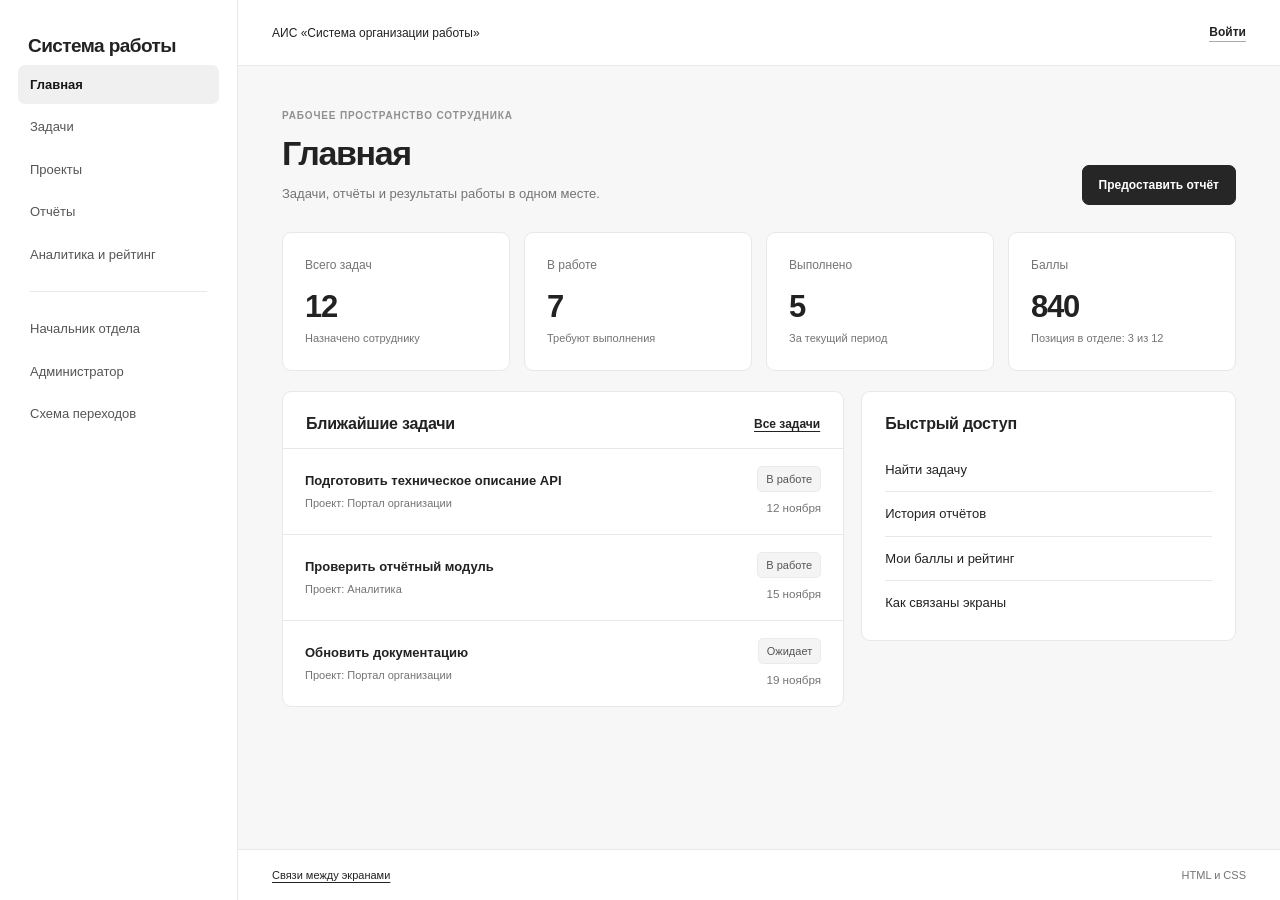
<file: Lab5/index.html>
<!DOCTYPE html>
<html lang="ru">
  <head>
    <meta charset="UTF-8">
    <meta name="viewport" content="width=device-width, initial-scale=1.0">
    <meta name="description" content="Статический SPA-прототип АИС «Система организации работы»">
    <title>Система организации работы</title>
    <link rel="stylesheet" href="styles.css">
  </head>
  <body>
    <a class="skip-link" href="#main">Перейти к содержимому</a>
    <div class="app">
      <aside class="sidebar" aria-label="Навигация">
        <a class="logo" href="#home">Система работы</a>
        <nav class="menu" aria-label="Основное меню">
          <a href="#home">Главная</a>
          <a href="#tasks">Задачи</a>
          <a href="#projects">Проекты</a>
          <a href="#reports">Отчёты</a>
          <a href="#analytics">Аналитика и рейтинг</a>
          <span class="menu-divider" aria-hidden="true"></span>
          <a href="#team">Начальник отдела</a>
          <a href="#users">Администратор</a>
          <a href="#flows">Схема переходов</a>
        </nav>
      </aside>
      <div class="workspace">
        <header class="topbar">
          <span>АИС «Система организации работы»</span>
          <div class="topbar-right">
            <a href="#login">Войти</a>
          </div>
        </header>
        <main class="content" id="main">
          <section class="screen screen-default" id="home" aria-labelledby="home-title">
            <div class="page-heading">
              <div>
                <p class="overline">Рабочее пространство сотрудника</p>
                <h1 id="home-title">Главная</h1>
                <p class="lead">Задачи, отчёты и результаты работы в одном месте.</p>
              </div>
              <a class="button button-primary" href="#report-create">Предоставить отчёт</a>
            </div>
            <div class="metrics" aria-label="Показатели работы">
              <article class="metric">
                <span>Всего задач</span>
                <strong>12</strong>
                <small>Назначено сотруднику</small>
              </article>
              <article class="metric">
                <span>В работе</span>
                <strong>7</strong>
                <small>Требуют выполнения</small>
              </article>
              <article class="metric">
                <span>Выполнено</span>
                <strong>5</strong>
                <small>За текущий период</small>
              </article>
              <article class="metric">
                <span>Баллы</span>
                <strong>840</strong>
                <small>Позиция в отделе: 3 из 12</small>
              </article>
            </div>
            <div class="columns">
              <section class="panel" aria-labelledby="home-tasks-title">
                <div class="panel-heading">
                  <h2 id="home-tasks-title">Ближайшие задачи</h2>
                  <a class="text-link" href="#tasks">Все задачи</a>
                </div>
                <div class="record">
                  <div>
                    <a class="record-title" href="#task-detail">Подготовить техническое описание API</a>
                    <p>Проект: Портал организации</p>
                  </div>
                  <div class="record-right">
                    <span class="tag">В работе</span>
                    <small>12 ноября</small>
                  </div>
                </div>
                <div class="record">
                  <div>
                    <a class="record-title" href="#task-detail">Проверить отчётный модуль</a>
                    <p>Проект: Аналитика</p>
                  </div>
                  <div class="record-right">
                    <span class="tag">В работе</span>
                    <small>15 ноября</small>
                  </div>
                </div>
                <div class="record">
                  <div>
                    <a class="record-title" href="#task-detail">Обновить документацию</a>
                    <p>Проект: Портал организации</p>
                  </div>
                  <div class="record-right">
                    <span class="tag">Ожидает</span>
                    <small>19 ноября</small>
                  </div>
                </div>
              </section>
              <aside class="panel" aria-labelledby="home-actions-title">
                <div class="panel-heading">
                  <h2 id="home-actions-title">Быстрый доступ</h2>
                </div>
                <div class="quick-links">
                  <a href="#tasks">Найти задачу</a>
                  <a href="#reports">История отчётов</a>
                  <a href="#analytics">Мои баллы и рейтинг</a>
                  <a href="#flows">Как связаны экраны</a>
                </div>
              </aside>
            </div>
          </section>
          <section class="screen" id="login" aria-labelledby="login-title">
            <div class="narrow">
              <p class="overline">Учётная запись</p>
              <h1 id="login-title">Вход в систему</h1>
              <form class="panel form-panel" action="#home" method="get">
                <div class="field">
                  <label for="login-email">Электронная почта</label>
                  <input
                    id="login-email"
                    type="email"
                    autocomplete="username"
                    placeholder="employee@example.org"
                    required
                  >
                </div>
                <div class="field">
                  <label for="login-password">Пароль</label>
                  <input id="login-password" type="password" autocomplete="current-password" required>
                </div>
                <div class="form-actions">
                  <button class="button button-primary" type="submit">Войти</button>
                  <a class="button button-secondary" href="#home">Отмена</a>
                </div>
              </form>
            </div>
          </section>
          <section class="screen" id="tasks" aria-labelledby="tasks-title">
            <div class="page-heading">
              <div>
                <p class="overline">Сотрудник / Исполнение задач</p>
                <h1 id="tasks-title">Задачи</h1>
                <p class="lead">Назначенные работы, сроки и текущие состояния.</p>
              </div>
              <a class="button button-primary" href="#task-create">Добавить задачу</a>
            </div>
            <form class="toolbar" action="#tasks-search" method="get" role="search">
              <label class="sr-only" for="task-query">Поиск задач</label>
              <input id="task-query" type="search" name="q" placeholder="Поиск по названию или номеру">
              <button class="button button-secondary" type="submit">Найти</button>
              <a class="button button-secondary" href="#tasks-active">Только в работе</a>
              <a class="button button-secondary" href="#tasks-sorted">Сортировать по сроку</a>
            </form>
            <section class="panel" aria-label="Список задач">
              <div class="list-head">
                <span>Задача и проект</span>
                <span>Статус</span>
                <span>Срок</span>
                <span>Действия</span>
              </div>
              <article class="list-row">
                <div>
                  <a class="record-title" href="#task-detail">#104 — Подготовить техническое описание API</a>
                  <p>Портал организации - И. Петров</p>
                </div>
                <span class="tag">В работе</span>
                <time datetime="2026-11-12">12.11.2026</time>
                <a class="text-link" href="#task-detail">Открыть</a>
              </article>
              <article class="list-row">
                <div>
                  <a class="record-title" href="#task-detail">#105 — Проверить отчётный модуль</a>
                  <p>Аналитика - И. Петров</p>
                </div>
                <span class="tag">В работе</span>
                <time datetime="2026-11-15">15.11.2026</time>
                <a class="text-link" href="#task-detail">Открыть</a>
              </article>
              <article class="list-row">
                <div>
                  <a class="record-title" href="#task-detail">#106 — Обновить документацию</a>
                  <p>Портал организации - И. Петров</p>
                </div>
                <span class="tag">Ожидает</span>
                <time datetime="2026-11-19">19.11.2026</time>
                <a class="text-link" href="#task-detail">Открыть</a>
              </article>
              <article class="list-row">
                <div>
                  <a class="record-title" href="#task-detail">#101 — Настроить окружение разработки</a>
                  <p>Внутренние сервисы - И. Петров</p>
                </div>
                <span class="tag">Готово</span>
                <time datetime="2026-11-03">03.11.2026</time>
                <a class="text-link" href="#task-detail">Открыть</a>
              </article>
            </section>
            <div class="pagination">
              <span>Страница 1 из 2</span>
              <a class="button button-secondary" href="#tasks-page-2">Следующая страница</a>
            </div>
          </section>
          <section class="screen" id="tasks-search" aria-labelledby="tasks-search-title">
            <div class="page-heading">
              <div>
                <p class="overline">Поиск задач / Пример состояния</p>
                <h1 id="tasks-search-title">Результаты поиска</h1>
              </div>
              <a class="button button-secondary" href="#tasks">К списку задач</a>
            </div>
            <section class="panel">
              <article class="record">
                <div>
                  <a class="record-title" href="#task-detail">#104 — Подготовить техническое описание API</a>
                  <p>Портал организации</p>
                </div>
                <a class="text-link" href="#task-detail">Открыть</a>
              </article>
            </section>
          </section>
          <section class="screen" id="tasks-active" aria-labelledby="tasks-active-title">
            <div class="page-heading">
              <div>
                <p class="overline">Задачи / Фильтр</p>
                <h1 id="tasks-active-title">В работе</h1>
                <p class="lead">Пример списка после применения фильтра.</p>
              </div>
              <a class="button button-secondary" href="#tasks">Сбросить фильтр</a>
            </div>
            <section class="panel">
              <article class="record">
                <div>
                  <a class="record-title" href="#task-detail">#104 — Подготовить техническое описание API</a>
                  <p>Срок: 12 ноября</p>
                </div>
                <span class="tag">В работе</span>
              </article>
              <article class="record">
                <div>
                  <a class="record-title" href="#task-detail">#105 — Проверить отчётный модуль</a>
                  <p>Срок: 15 ноября</p>
                </div>
                <span class="tag">В работе</span>
              </article>
            </section>
          </section>
          <section class="screen" id="tasks-sorted" aria-labelledby="tasks-sorted-title">
            <div class="page-heading">
              <div>
                <p class="overline">Задачи / Сортировка</p>
                <h1 id="tasks-sorted-title">По сроку выполнения</h1>
                <p class="lead">Пример упорядочивания от ближайшего срока к дальнему.</p>
              </div>
              <a class="button button-secondary" href="#tasks">Сбросить сортировку</a>
            </div>
            <section class="panel">
              <article class="record">
                <div>
                  <a class="record-title" href="#task-detail">#101 — Настроить окружение разработки</a>
                  <p>03.11.2026</p>
                </div>
                <span class="tag">Готово</span>
              </article>
              <article class="record">
                <div>
                  <a class="record-title" href="#task-detail">#104 — Подготовить техническое описание API</a>
                  <p>12.11.2026</p>
                </div>
                <span class="tag">В работе</span>
              </article>
              <article class="record">
                <div>
                  <a class="record-title" href="#task-detail">#105 — Проверить отчётный модуль</a>
                  <p>15.11.2026</p>
                </div>
                <span class="tag">В работе</span>
              </article>
            </section>
          </section>
          <section class="screen" id="tasks-page-2" aria-labelledby="tasks-page2-title">
            <div class="page-heading">
              <div>
                <p class="overline">Задачи / Страница 2</p>
                <h1 id="tasks-page2-title">Другие задачи</h1>
                <p class="lead">Вторая страница списка.</p>
              </div>
              <a class="button button-secondary" href="#tasks">Предыдущая страница</a>
            </div>
            <section class="panel">
              <article class="record">
                <div>
                  <a class="record-title" href="#task-detail">#107 — Подготовить тестовые сценарии</a>
                  <p>Проект: Портал организации</p>
                </div>
                <span class="tag">Ожидает</span>
              </article>
              <article class="record">
                <div>
                  <a class="record-title" href="#task-detail">#108 — Проверить права доступа</a>
                  <p>Проект: Внутренние сервисы</p>
                </div>
                <span class="tag">В работе</span>
              </article>
            </section>
            <div class="pagination">
              <span>Страница 2 из 2</span>
              <a class="button button-secondary" href="#tasks">Назад к первой</a>
            </div>
          </section>
          <section class="screen" id="task-detail" aria-labelledby="task-detail-title">
            <div class="page-heading">
              <div>
                <p class="overline"><a href="#tasks">Задачи</a> / Карточка задачи #104</p>
                <h1 id="task-detail-title">Техническое описание API</h1>
                <p class="lead">Текущие параметры и история выполнения.</p>
              </div>
              <div class="heading-actions">
                <a class="button button-secondary" href="#task-edit">Редактировать</a>
                <a class="button button-primary" href="#report-create">Предоставить отчёт</a>
              </div>
            </div>
            <section class="panel panel-pad" aria-labelledby="task-info-title">
              <h2 id="task-info-title">Основные сведения</h2>
              <dl class="details">
                <div>
                  <dt>Проект</dt>
                  <dd>Портал организации</dd>
                </div>
                <div>
                  <dt>Исполнитель</dt>
                  <dd>Иван Петров</dd>
                </div>
                <div>
                  <dt>Постановщик</dt>
                  <dd>Анна Смирнова</dd>
                </div>
                <div>
                  <dt>Состояние</dt>
                  <dd>В работе</dd>
                </div>
                <div>
                  <dt>Срок выполнения</dt>
                  <dd>12.11.2026</dd>
                </div>
                <div>
                  <dt>Плановый объём</dt>
                  <dd>Описание 8 методов API</dd>
                </div>
                <div>
                  <dt>Сложность</dt>
                  <dd>Средняя</dd>
                </div>
                <div>
                  <dt>Плановое время</dt>
                  <dd>16 часов</dd>
                </div>
                <div>
                  <dt>Фактическое время</dt>
                  <dd>9 часов</dd>
                </div>
              </dl>
            </section>
            <section class="panel panel-pad separate" aria-labelledby="history-title">
              <div class="panel-heading panel-heading-flat">
                <h2 id="history-title">История отчётов</h2>
                <a class="text-link" href="#report-create">Новый отчёт</a>
              </div>
              <article class="record">
                <div>
                  <strong>Отчёт от 04.11.2026</strong>
                  <p>Описаны базовые методы и структура ответов. 5 часов.</p>
                </div>
                <a class="text-link" href="#report-edit">Изменить</a>
              </article>
              <article class="record">
                <div>
                  <strong>Отчёт от 06.11.2026</strong>
                  <p>Добавлены примеры запросов. 4 часа.</p>
                </div>
                <a class="text-link" href="#report-edit">Изменить</a>
              </article>
            </section>
            <p class="inline-action"><a class="text-link" href="#task-delete">Удалить задачу</a></p>
          </section>
          <section class="screen" id="task-create" aria-labelledby="task-create-title">
            <div class="narrow-form">
              <p class="overline">Начальник отдела / Задачи</p>
              <h1 id="task-create-title">Новая задача</h1>
              <form class="panel form-panel" action="#task-saved" method="get">
                <div class="field">
                  <label for="new-task-name">Название задачи *</label>
                  <input
                    id="new-task-name"
                    name="title"
                    required
                    placeholder="Например, подготовить описание API"
                  >
                </div>
                <div class="field-grid">
                  <div class="field">
                    <label for="new-task-project">Проект *</label>
                    <select id="new-task-project" name="project" required>
                      <option value>Выберите проект</option>
                      <option>Портал организации</option>
                      <option>Аналитика</option>
                      <option>Внутренние сервисы</option>
                    </select>
                  </div>
                  <div class="field">
                    <label for="new-task-employee">Исполнитель *</label>
                    <select id="new-task-employee" name="employee" required>
                      <option value>Выберите сотрудника</option>
                      <option>Иван Петров</option>
                      <option>Мария Соколова</option>
                    </select>
                  </div>
                </div>
                <div class="field-grid">
                  <div class="field">
                    <label for="new-task-deadline">Срок *</label>
                    <input id="new-task-deadline" name="deadline" type="date" required>
                  </div>
                  <div class="field">
                    <label for="new-task-hours">Плановое время, ч *</label>
                    <input id="new-task-hours" name="hours" type="number" min="1" step="1" required>
                  </div>
                </div>
                <div class="field">
                  <label for="new-task-volume">Плановый объём *</label>
                  <textarea id="new-task-volume" name="volume" rows="3" required></textarea>
                </div>
                <div class="field">
                  <label for="new-task-complexity">Сложность</label>
                  <select id="new-task-complexity" name="complexity">
                    <option>Низкая</option>
                    <option selected>Средняя</option>
                    <option>Высокая</option>
                  </select>
                </div>
                <div class="form-actions">
                  <button class="button button-primary" type="submit">Добавить задачу</button>
                  <a class="button button-secondary" href="#tasks">Отмена</a>
                </div>
              </form>
            </div>
          </section>
          <section class="screen" id="task-edit" aria-labelledby="task-edit-title">
            <div class="narrow-form">
              <p class="overline"><a href="#task-detail">Задача #104</a> / Редактирование</p>
              <h1 id="task-edit-title">Изменить задачу</h1>
              <form class="panel form-panel" action="#task-saved" method="get">
                <div class="field">
                  <label for="edit-task-name">Название *</label>
                  <input id="edit-task-name" name="title" required value="Подготовить техническое описание API">
                </div>
                <div class="field-grid">
                  <div class="field">
                    <label for="edit-task-deadline">Срок *</label>
                    <input id="edit-task-deadline" name="deadline" type="date" value="2026-11-12" required>
                  </div>
                  <div class="field">
                    <label for="edit-task-hours">Плановое время, ч *</label>
                    <input id="edit-task-hours" name="hours" type="number" min="1" value="16" required>
                  </div>
                </div>
                <div class="field">
                  <label for="edit-task-volume">Плановый объём *</label>
                  <textarea id="edit-task-volume" name="volume" rows="3" required>Описание 8 методов API</textarea>
                </div>
                <div class="field">
                  <label for="edit-task-status">Состояние</label>
                  <select id="edit-task-status" name="status">
                    <option selected>В работе</option>
                    <option>Ожидает</option>
                    <option>Готово</option>
                  </select>
                </div>
                <div class="form-actions">
                  <button class="button button-primary" type="submit">Сохранить изменения</button>
                  <a class="button button-secondary" href="#task-detail">Отмена</a>
                </div>
              </form>
            </div>
          </section>
          <section class="screen" id="task-delete" aria-labelledby="task-delete-title">
            <div class="narrow">
              <p class="overline">Задачи / Подтверждение действия</p>
              <h1 id="task-delete-title">Удалить задачу?</h1>
              <div class="panel form-panel">
                <p>Задача <strong>#104 «Техническое описание API»</strong> будет удалена</p>
                <form action="#task-removed" method="get" class="form-actions">
                  <button class="button button-primary" type="submit">Подтвердить удаление</button>
                  <a class="button button-secondary" href="#task-detail">Отмена</a>
                </form>
              </div>
            </div>
          </section>
          <section class="screen" id="task-saved" aria-labelledby="task-saved-title">
            <div class="narrow">
              <p class="overline">Состояние формы</p>
              <h1 id="task-saved-title">Задача подготовлена</h1>
              <div class="panel form-panel">
                <a class="button button-primary" href="#tasks">Вернуться к задачам</a>
              </div>
            </div>
          </section>
          <section class="screen" id="task-removed" aria-labelledby="task-removed-title">
            <div class="narrow">
              <p class="overline">Состояние формы</p>
              <h1 id="task-removed-title">Удаление подтверждено</h1>
              <div class="panel form-panel">
                <a class="button button-primary" href="#tasks">К задачам</a>
              </div>
            </div>
          </section>
          <section class="screen" id="projects" aria-labelledby="projects-title">
            <div class="page-heading">
              <div>
                <p class="overline">Организация / Проекты</p>
                <h1 id="projects-title">Проекты</h1>
              </div>
              <a class="button button-secondary" href="#tasks">Смотреть задачи</a>
            </div>
            <section class="panel" aria-label="Список проектов">
              <article class="record">
                <div>
                  <strong>Портал организации</strong>
                  <p>Отдел разработки и отдел сопровождения</p>
                </div>
                <span class="tag">Активный</span>
              </article>
              <article class="record">
                <div>
                  <strong>Аналитика</strong>
                  <p>Отдел разработки, отдел анализа данных</p>
                </div>
                <span class="tag">Активный</span>
              </article>
              <article class="record">
                <div>
                  <strong>Внутренние сервисы</strong>
                  <p>Отдел инфраструктуры и отдел разработки</p>
                </div>
                <span class="tag">Планирование</span>
              </article>
            </section>
          </section>
          <section class="screen" id="reports" aria-labelledby="reports-title">
            <div class="page-heading">
              <div>
                <p class="overline">Сотрудник / Отчётность</p>
                <h1 id="reports-title">Мои отчёты</h1>
              </div>
              <a class="button button-primary" href="#report-create">Новый отчёт</a>
            </div>
            <section class="panel" aria-label="Список отчётов">
              <article class="record">
                <div>
                  <strong>Отчёт #25 — 06.11.2026</strong>
                  <p>Задача #104 - Примеры запросов - 4 часа</p>
                </div>
                <div class="record-right">
                  <span class="tag">Обработан</span>
                  <a class="text-link" href="#report-edit">Изменить</a>
                </div>
              </article>
              <article class="record">
                <div>
                  <strong>Отчёт #21 — 04.11.2026</strong>
                  <p>Задача #104 - Базовые методы - 5 часов</p>
                </div>
                <div class="record-right">
                  <span class="tag">Обработан</span>
                  <a class="text-link" href="#report-edit">Изменить</a>
                </div>
              </article>
              <article class="record">
                <div>
                  <strong>Отчёт #19 — 03.11.2026</strong>
                  <p>Задача #101 - Подготовлено окружение - 8 часов</p>
                </div>
                <div class="record-right">
                  <span class="tag">Оценён</span>
                  <a class="text-link" href="#report-edit">Изменить</a>
                </div>
              </article>
            </section>
            <div class="pagination">
              <span>Страница 1 из 2</span>
              <a class="button button-secondary" href="#reports-page-2">Следующая страница</a>
            </div>
            <p class="hint">Сотрудник может редактировать только собственные отчёты.</p>
          </section>
          <section class="screen" id="reports-page-2" aria-labelledby="reports-p2-title">
            <div class="page-heading">
              <div>
                <p class="overline">Отчёты / Страница 2</p>
                <h1 id="reports-p2-title">Предыдущие отчёты</h1>
                <p class="lead">Дополнительные записи отчётности.</p>
              </div>
              <a class="button button-secondary" href="#reports">Первая страница</a>
            </div>
            <section class="panel">
              <article class="record">
                <div>
                  <strong>Отчёт #12 — 28.10.2026</strong>
                  <p>Задача #97 - Тестирование формы авторизации - 6 часов</p>
                </div>
                <span class="tag">Оценён</span>
              </article>
            </section>
          </section>
          <section class="screen" id="report-create" aria-labelledby="report-create-title">
            <div class="narrow-form">
              <p class="overline"><a href="#reports">Отчёты</a> / Добавление</p>
              <h1 id="report-create-title">Предоставить отчёт</h1>
              <p class="lead">Укажите выполненный объём и фактически затраченное время.</p>
              <form class="panel form-panel" action="#report-saved" method="get">
                <div class="field">
                  <label for="report-task">Задача *</label>
                  <select id="report-task" name="task" required>
                    <option value>Выберите задачу</option>
                    <option selected value="104">#104 — Техническое описание API</option>
                    <option value="105">#105 — Проверить отчётный модуль</option>
                  </select>
                </div>
                <div class="field">
                  <label for="report-result">Что выполнено *</label>
                  <textarea
                    id="report-result"
                    name="result"
                    rows="5"
                    placeholder="Кратко опишите результат работы"
                    required
                  ></textarea>
                </div>
                <div class="field-grid">
                  <div class="field">
                    <label for="report-hours">Фактическое время, ч *</label>
                    <input
                      id="report-hours"
                      type="number"
                      name="hours"
                      min="0.5"
                      step="0.5"
                      required
                      placeholder="Например, 4.5"
                    >
                  </div>
                  <div class="field">
                    <label for="report-date">Дата отчёта *</label>
                    <input id="report-date" type="date" name="date" required value="2026-11-06">
                  </div>
                </div>
                <div class="field">
                  <label for="report-overtime">Внеурочная работа, ч</label>
                  <input id="report-overtime" type="number" name="overtime" min="0" step="0.5" value="0">
                </div>
                <div class="mini-panel">
                  <strong>Ранее отправлено по задаче #104</strong>
                  <p>04.11 — 5 часов. 06.11 — 4 часа.</p>
                </div>
                <div class="form-actions">
                  <button class="button button-primary" type="submit">Отправить отчёт</button>
                  <a class="button button-secondary" href="#reports">Отмена</a>
                </div>
              </form>
            </div>
          </section>
          <section class="screen" id="report-edit" aria-labelledby="report-edit-title">
            <div class="narrow-form">
              <p class="overline"><a href="#reports">Отчёты</a> / Редактирование #25</p>
              <h1 id="report-edit-title">Изменить отчёт</h1>
              <p class="lead">Редактирование доступно автору отчёта.</p>
              <form class="panel form-panel" action="#report-saved" method="get">
                <div class="field">
                  <label for="report-edit-result">Что выполнено *</label>
                  <textarea id="report-edit-result" name="result" rows="5" required>Добавлены примеры запросов и описаны коды ошибок.</textarea>
                </div>
                <div class="field">
                  <label for="report-edit-hours">Фактическое время, ч *</label>
                  <input
                    id="report-edit-hours"
                    type="number"
                    name="hours"
                    min="0.5"
                    step="0.5"
                    value="4"
                    required
                  >
                </div>
                <div class="form-actions">
                  <button type="submit" class="button button-primary">Сохранить изменения</button>
                  <a class="button button-secondary" href="#reports">Отмена</a>
                </div>
                <p class="hint"><a class="text-link" href="#report-delete">Удалить этот отчёт</a></p>
              </form>
            </div>
          </section>
          <section class="screen" id="report-delete" aria-labelledby="report-delete-title">
            <div class="narrow">
              <p class="overline">Отчёты / Подтверждение действия</p>
              <h1 id="report-delete-title">Удалить отчёт?</h1>
              <div class="panel form-panel">
                <p>Отчёт #25 по задаче #104 будет удалён. Показан только прототип подтверждения.</p>
                <form action="#report-removed" method="get" class="form-actions">
                  <button class="button button-primary" type="submit">Подтвердить удаление</button>
                  <a class="button button-secondary" href="#report-edit">Отмена</a>
                </form>
              </div>
            </div>
          </section>
          <section class="screen" id="report-saved" aria-labelledby="report-saved-title">
            <div class="narrow">
              <p class="overline">Отчётность / Результат</p>
              <h1 id="report-saved-title">Отчёт принят</h1>
              <div class="panel form-panel">
                <p>
                  Так будет выглядеть подтверждение успешной отправки. В реальном приложении следующим шагом выполняется автоматический расчёт баллов.
                </p>
                <div class="form-actions">
                  <a class="button button-primary" href="#reports">К моим отчётам</a>
                  <a class="button button-secondary" href="#error">Пример ошибки расчёта</a>
                </div>
              </div>
            </div>
          </section>
          <section class="screen" id="report-removed" aria-labelledby="report-removed-title">
            <div class="narrow">
              <p class="overline">Отчёты / Результат</p>
              <h1 id="report-removed-title">Удаление подтверждено</h1>
              <div class="panel form-panel">
                <a class="button button-primary" href="#reports">К отчётам</a>
              </div>
            </div>
          </section>
          <section class="screen" id="analytics" aria-labelledby="analytics-title">
            <div class="page-heading">
              <div>
                <p class="overline">Сотрудник и руководство / Показатели</p>
                <h1 id="analytics-title">Аналитика и рейтинг</h1>
                <p class="lead">Сводные сведения о работе за выбранный период.</p>
              </div>
            </div>
            <form class="toolbar" action="#analytics" method="get">
              <label for="period">Период</label>
              <select id="period" name="period">
                <option>Ноябрь 2026</option>
                <option>Октябрь 2026</option>
                <option>Текущий квартал</option>
              </select>
              <button class="button button-secondary" type="submit">Показать</button>
            </form>
            <div class="metrics metrics-three">
              <article class="metric">
                <span>Отработано часов</span>
                <strong>96</strong>
                <small>План: 104 часа</small>
              </article>
              <article class="metric">
                <span>Завершено задач</span>
                <strong>5</strong>
                <small>За выбранный период</small>
              </article>
              <article class="metric">
                <span>Начислено баллов</span>
                <strong>840</strong>
                <small>Расчёт по критериям АИС</small>
              </article>
            </div>
            <div class="columns">
              <section class="panel panel-pad">
                <h2>План и факт</h2>
                <div class="progress-row">
                  <div>
                    <span>Затраченное время</span>
                    <strong>96 / 104 ч</strong>
                  </div>
                  <div class="track">
                    <span style="width:92%"></span>
                  </div>
                </div>
                <div class="progress-row">
                  <div>
                    <span>Завершённые задачи</span>
                    <strong>5 / 12</strong>
                  </div>
                  <div class="track">
                    <span style="width:42%"></span>
                  </div>
                </div>
                <p class="hint">Показатели надбавок и сверхурочных часов рассчитываются системой на основании отчётов.</p>
              </section>
              <section class="panel panel-pad">
                <h2>Место в рейтинге отдела</h2>
                <div class="rank">
                  <strong>3</strong>
                  <span>из 12 сотрудников</span>
                </div>
                <div class="record compact">
                  <span>Место 1 — сотрудник отдела</span>
                  <strong>970</strong>
                </div>
                <div class="record compact">
                  <span>Место 2 — сотрудник отдела</span>
                  <strong>900</strong>
                </div>
                <div class="record compact">
                  <strong>Место 3 — вы</strong>
                  <strong>840</strong>
                </div>
              </section>
            </div>
          </section>
          <section class="screen" id="team" aria-labelledby="team-title">
            <div class="page-heading">
              <div>
                <p class="overline">Начальник отдела / Управление</p>
                <h1 id="team-title">Мой отдел</h1>
                <p class="lead">Постановка задач и оценка отчётов сотрудников.</p>
              </div>
              <a class="button button-primary" href="#task-create">Назначить задачу</a>
            </div>
            <section class="panel" aria-labelledby="team-list-title">
              <div class="panel-heading">
                <h2 id="team-list-title">Сотрудники</h2>
              </div>
              <article class="record">
                <div>
                  <strong>Иван Петров</strong>
                  <p>Разработчик - 840 баллов</p>
                </div>
                <a class="text-link" href="#task-create">Назначить работу</a>
              </article>
              <article class="record">
                <div>
                  <strong>Мария Соколова</strong>
                  <p>Разработчик - 900 баллов</p>
                </div>
                <a class="text-link" href="#task-create">Назначить работу</a>
              </article>
            </section>
            <section class="panel panel-pad separate" aria-labelledby="team-review-title">
              <h2 id="team-review-title">Отчёты на проверку</h2>
              <article class="record">
                <div>
                  <strong>И. Петров — задача #104</strong>
                  <p>Отчёт от 06.11.2026 - 4 часа</p>
                </div>
                <a class="button button-secondary button-small" href="#evaluation">Оценить результат</a>
              </article>
            </section>
          </section>
          <section class="screen" id="evaluation" aria-labelledby="evaluation-title">
            <div class="narrow-form">
              <p class="overline"><a href="#team">Отдел</a> / Оценка результата</p>
              <h1 id="evaluation-title">Оценить отчёт</h1>
              <p class="lead">Отчёт #25. Исполнитель: Иван Петров. Задача #104.</p>
              <form class="panel form-panel" action="#evaluation-saved" method="get">
                <div class="field">
                  <label for="evaluation-rating">Оценка *</label>
                  <select id="evaluation-rating" name="rating" required>
                    <option value>Выберите оценку</option>
                    <option>5 — Отлично</option>
                    <option>4 — Хорошо</option>
                    <option>3 — Удовлетворительно</option>
                    <option>2 — Требует доработки</option>
                  </select>
                </div>
                <div class="field">
                  <label for="evaluation-comment">Комментарий</label>
                  <textarea id="evaluation-comment" rows="4" name="comment"></textarea>
                </div>
                <div class="form-actions">
                  <button class="button button-primary" type="submit">Сохранить оценку</button>
                  <a class="button button-secondary" href="#team">Отмена</a>
                </div>
              </form>
            </div>
          </section>
          <section class="screen" id="evaluation-saved" aria-labelledby="evaluation-saved-title">
            <div class="narrow">
              <p class="overline">Отдел / Результат</p>
              <h1 id="evaluation-saved-title">Оценка подготовлена</h1>
              <div class="panel form-panel">
                <a class="button button-primary" href="#team">Вернуться в отдел</a>
              </div>
            </div>
          </section>
          <section class="screen" id="users" aria-labelledby="users-title">
            <div class="page-heading">
              <div>
                <p class="overline">Администратор / Учётные записи</p>
                <h1 id="users-title">Пользователи</h1>
                <p class="lead">Регистрация сотрудников и управление организационными сведениями.</p>
              </div>
              <a class="button button-primary" href="#user-create">Добавить пользователя</a>
            </div>
            <section class="panel" aria-labelledby="user-list-title">
              <div class="panel-heading">
                <h2 id="user-list-title">Список пользователей</h2>
              </div>
              <div class="list-head user-list-head">
                <span>Сотрудник</span>
                <span>Роль</span>
                <span>Отдел</span>
                <span>Действия</span>
              </div>
              <article class="list-row">
                <div>
                  <strong>Иван Петров</strong>
                  <p>i.petrov@example.org</p>
                </div>
                <span>Сотрудник</span>
                <span>Разработка</span>
                <a class="text-link" href="#user-edit">Изменить</a>
              </article>
              <article class="list-row">
                <div>
                  <strong>Анна Смирнова</strong>
                  <p>a.smirnova@example.org</p>
                </div>
                <span>Начальник отдела</span>
                <span>Разработка</span>
                <a class="text-link" href="#user-edit">Изменить</a>
              </article>
              <article class="list-row">
                <div>
                  <strong>Мария Соколова</strong>
                  <p>m.sokolova@example.org</p>
                </div>
                <span>Сотрудник</span>
                <span>Разработка</span>
                <a class="text-link" href="#user-edit">Изменить</a>
              </article>
            </section>
            <div class="pagination">
              <span>Страница 1 из 2</span>
              <a class="button button-secondary" href="#users-page-2">Следующая страница</a>
            </div>
          </section>
          <section class="screen" id="users-page-2" aria-labelledby="users-page-title">
            <div class="page-heading">
              <div>
                <p class="overline">Администратор / Страница 2</p>
                <h1 id="users-page-title">Другие пользователи</h1>
              </div>
              <a class="button button-secondary" href="#users">Вернуться к списку</a>
            </div>
            <section class="panel">
              <article class="record">
                <div>
                  <strong>Сергей Орлов</strong>
                  <p>Руководитель организации - Управление</p>
                </div>
                <a class="text-link" href="#user-edit">Изменить</a>
              </article>
            </section>
          </section>
          <section class="screen" id="user-create" aria-labelledby="user-create-title">
            <div class="narrow-form">
              <p class="overline"><a href="#users">Администратор</a> / Регистрация</p>
              <h1 id="user-create-title">Добавить пользователя</h1>
              <form class="panel form-panel" action="#user-saved" method="get">
                <div class="field">
                  <label for="new-user-name">ФИО *</label>
                  <input id="new-user-name" name="name" required>
                </div>
                <div class="field">
                  <label for="new-user-email">Электронная почта *</label>
                  <input id="new-user-email" type="email" name="email" required>
                </div>
                <div class="field-grid">
                  <div class="field">
                    <label for="new-user-role">Роль *</label>
                    <select id="new-user-role" name="role" required>
                      <option>Сотрудник</option>
                      <option>Начальник отдела</option>
                      <option>Администратор</option>
                      <option>Руководитель организации</option>
                    </select>
                  </div>
                  <div class="field">
                    <label for="new-user-team">Отдел *</label>
                    <select id="new-user-team" name="team" required>
                      <option>Разработка</option>
                      <option>Анализ данных</option>
                      <option>Инфраструктура</option>
                    </select>
                  </div>
                </div>
                <div class="field">
                  <label for="new-user-position">Должность *</label>
                  <input id="new-user-position" name="position" required placeholder="Например, разработчик">
                </div>
                <div class="form-actions">
                  <button class="button button-primary" type="submit">Добавить пользователя</button>
                  <a class="button button-secondary" href="#users">Отмена</a>
                </div>
              </form>
            </div>
          </section>
          <section class="screen" id="user-edit" aria-labelledby="user-edit-title">
            <div class="narrow-form">
              <p class="overline"><a href="#users">Администратор</a> / Редактирование</p>
              <h1 id="user-edit-title">Изменить пользователя</h1>
              <p class="lead">Пример редактирования учётной записи.</p>
              <form class="panel form-panel" action="#user-saved" method="get">
                <div class="field">
                  <label for="edit-user-name">ФИО *</label>
                  <input id="edit-user-name" name="name" required value="Иван Петров">
                </div>
                <div class="field">
                  <label for="edit-user-email">Электронная почта *</label>
                  <input id="edit-user-email" type="email" name="email" required value="i.petrov@example.org">
                </div>
                <div class="field-grid">
                  <div class="field">
                    <label for="edit-user-role">Роль</label>
                    <select id="edit-user-role" name="role">
                      <option selected>Сотрудник</option>
                      <option>Начальник отдела</option>
                      <option>Администратор</option>
                    </select>
                  </div>
                  <div class="field">
                    <label for="edit-user-dept">Отдел</label>
                    <select id="edit-user-dept" name="department">
                      <option selected>Разработка</option>
                      <option>Анализ данных</option>
                    </select>
                  </div>
                </div>
                <div class="form-actions">
                  <button class="button button-primary" type="submit">Сохранить изменения</button>
                  <a class="button button-secondary" href="#users">Отмена</a>
                </div>
                <p class="hint"><a class="text-link" href="#user-delete">Удалить учётную запись</a></p>
              </form>
            </div>
          </section>
          <section class="screen" id="user-delete" aria-labelledby="user-delete-title">
            <div class="narrow">
              <p class="overline">Администратор / Подтверждение</p>
              <h1 id="user-delete-title">Удалить пользователя?</h1>
              <div class="panel form-panel">
                <p>Учётная запись <strong>Ивана Петрова</strong> будет удалена. Потребуется проверить связанные задачи, отчёты и права доступа.</p>
                <form action="#user-removed" method="get" class="form-actions">
                  <button class="button button-primary" type="submit">Подтвердить удаление</button>
                  <a class="button button-secondary" href="#user-edit">Отмена</a>
                </form>
              </div>
            </div>
          </section>
          <section class="screen" id="user-saved" aria-labelledby="user-saved-title">
            <div class="narrow">
              <p class="overline">Администратор / Результат</p>
              <h1 id="user-saved-title">Данные пользователя подготовлены</h1>
              <div class="panel form-panel">
                <a class="button button-primary" href="#users">К пользователям</a>
              </div>
            </div>
          </section>
          <section class="screen" id="user-removed" aria-labelledby="user-removed-title">
            <div class="narrow">
              <p class="overline">Администратор / Результат</p>
              <h1 id="user-removed-title">Удаление подтверждено</h1>
              <div class="panel form-panel">
                <a class="button button-primary" href="#users">К пользователям</a>
              </div>
            </div>
          </section>
          <section class="screen" id="error" aria-labelledby="error-title">
            <div class="narrow">
              <p class="overline">Состояние системы / Ошибка</p>
              <h1 id="error-title">Не удалось рассчитать баллы</h1>
              <div class="panel form-panel">
                <div class="form-actions">
                  <a class="button button-primary" href="#reports">Открыть отчёты</a>
                  <a class="button button-secondary" href="#home">На главную</a>
                </div>
              </div>
            </div>
          </section>
          <section class="screen" id="flows" aria-labelledby="flows-title">
            <div class="page-heading">
              <div>
                <p class="overline">Прототипирование / Навигация</p>
                <h1 id="flows-title">Схема переходов</h1>
                <p class="lead">Связи между формами отмечены ссылками. Каждая ссылка открывает соответствующий экран.</p>
              </div>
            </div>
            <div class="flow-list">
              <section class="panel panel-pad">
                <h2>1. Вход и главная</h2>
                <div class="flow-steps">
                  <a href="#login">Авторизация</a>
                  <span>→</span>
                  <a href="#home">Главная</a>
                  <span>→</span>
                  <a href="#tasks">Список задач</a>
                </div>
                <p class="hint">После входа сотрудник видит рабочее пространство и свои задачи.</p>
              </section>
              <section class="panel panel-pad">
                <h2>2. Просмотр и отчётность</h2>
                <div class="flow-steps">
                  <a href="#tasks">Поиск задач</a>
                  <span>→</span>
                  <a href="#task-detail">Карточка задачи</a>
                  <span>→</span>
                  <a href="#report-create">Новый отчёт</a>
                  <span>→</span>
                  <a href="#report-saved">Подтверждение</a>
                </div>
                <p class="hint">Если автоматическая обработка завершилась ошибкой: <a class="text-link" href="#error">открыть форму ошибки</a>.</p>
              </section>
              <section class="panel panel-pad">
                <h2>3. Действия начальника отдела</h2>
                <div class="flow-steps">
                  <a href="#team">Отдел</a>
                  <span>→</span>
                  <a href="#task-create">Назначить задачу</a>
                  <span>→</span>
                  <a href="#task-saved">Подтверждение</a>
                </div>
                <div class="flow-steps">
                  <a href="#team">Отдел</a>
                  <span>→</span>
                  <a href="#evaluation">Оценить отчёт</a>
                  <span>→</span>
                  <a href="#evaluation-saved">Подтверждение</a>
                </div>
              </section>
              <section class="panel panel-pad">
                <h2>4. Редактирование и удаление</h2>
                <div class="flow-steps">
                  <a href="#task-detail">Задача</a>
                  <span>→</span>
                  <a href="#task-edit">Редактировать</a>
                  <span>→</span>
                  <a href="#task-saved">Подтверждение</a>
                </div>
                <div class="flow-steps">
                  <a href="#task-detail">Задача</a>
                  <span>→</span>
                  <a href="#task-delete">Удалить</a>
                  <span>→</span>
                  <a href="#task-removed">Подтверждение</a>
                </div>
                <div class="flow-steps">
                  <a href="#reports">Отчёты</a>
                  <span>→</span>
                  <a href="#report-edit">Редактировать</a>
                  <span>→</span>
                  <a href="#report-delete">Удалить</a>
                </div>
              </section>
              <section class="panel panel-pad">
                <h2>5. Администрирование</h2>
                <div class="flow-steps">
                  <a href="#users">Пользователи</a>
                  <span>→</span>
                  <a href="#user-create">Добавить</a>
                  <span>→</span>
                  <a href="#user-saved">Подтверждение</a>
                </div>
                <div class="flow-steps">
                  <a href="#users">Пользователи</a>
                  <span>→</span>
                  <a href="#user-edit">Редактировать</a>
                  <span>→</span>
                  <a href="#user-delete">Удалить</a>
                </div>
              </section>
            </div>
          </section>
        </main>
        <footer class="footer">
          <a href="#flows">Связи между экранами</a>
          <span>HTML и CSS</span>
        </footer>
      </div>
    </div>
  </body>
</html>
</file>
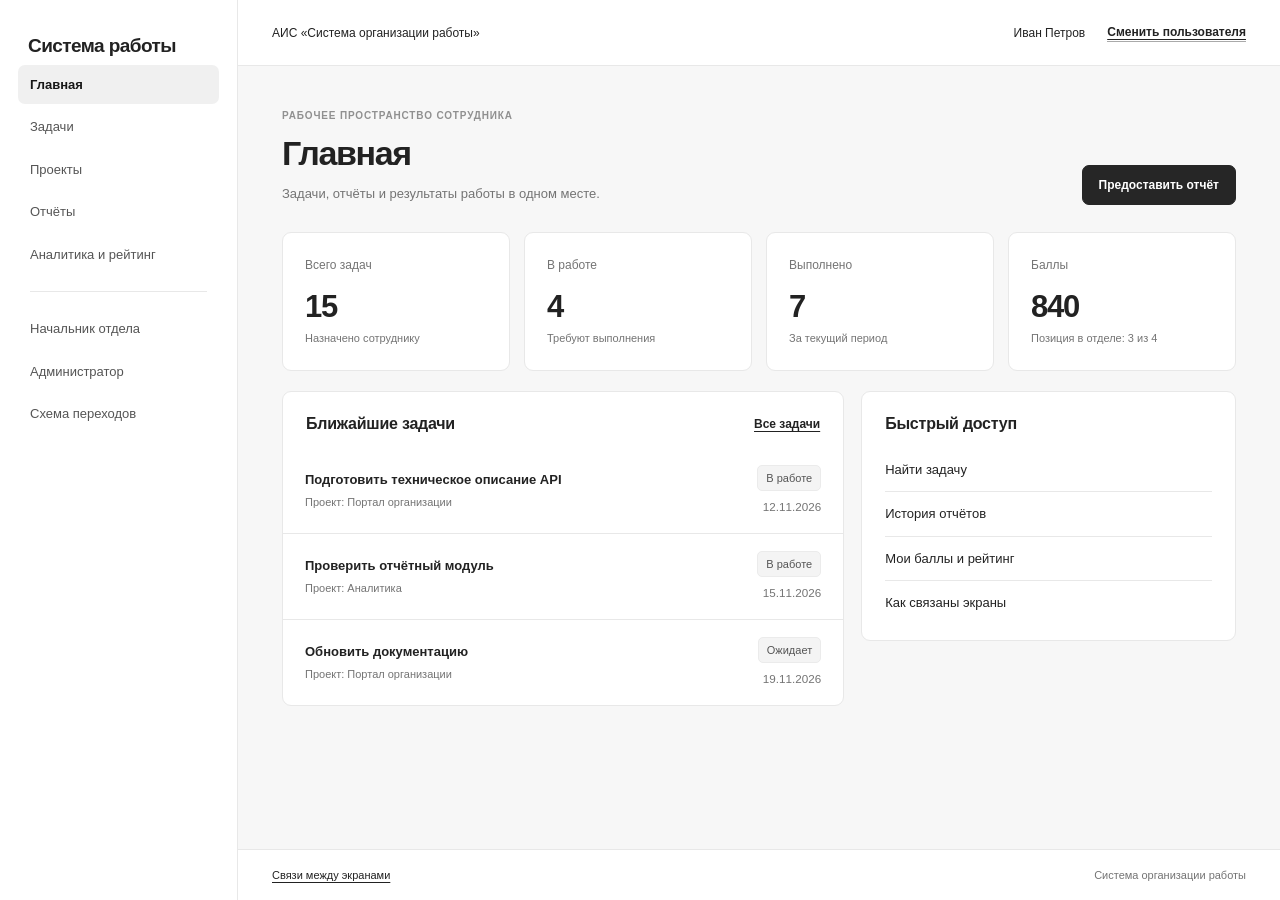
<file: Lab6/UI/index.html>
<!DOCTYPE html>
<html lang="ru">
 <head>
  <meta charset="utf-8"/>
  <meta content="width=device-width, initial-scale=1.0" name="viewport"/>
  <meta content="Задачи, проекты, отчёты и результаты работы" name="description"/>
  <title>
   Система организации работы
  </title>
  <link href="styles.css" rel="stylesheet"/>
  <script defer="" src="script.js">
  </script>
 </head>
 <body>
  <a class="skip-link" href="#main">
   Перейти к содержимому
  </a>
  <div class="app">
   <aside aria-label="Навигация" class="sidebar">
    <a class="logo" href="#home">
     Система работы
    </a>
    <nav aria-label="Основное меню" class="menu">
     <a href="#home">
      Главная
     </a>
     <a href="#tasks">
      Задачи
     </a>
     <a href="#projects">
      Проекты
     </a>
     <a href="#reports">
      Отчёты
     </a>
     <a href="#analytics">
      Аналитика и рейтинг
     </a>
     <span aria-hidden="true" class="menu-divider">
     </span>
     <a href="#team">
      Начальник отдела
     </a>
     <a href="#users">
      Администратор
     </a>
     <a href="#flows">
      Схема переходов
     </a>
    </nav>
   </aside>
   <div class="workspace">
    <header class="topbar">
     <span>
      АИС «Система организации работы»
     </span>
     <div class="topbar-right">
      <a href="#login">
       Войти
      </a>
     </div>
    </header>
    <main class="content" id="main">
     <section aria-labelledby="home-title" class="screen screen-default" id="home">
      <div class="page-heading">
       <div>
        <p class="overline">
         Рабочее пространство сотрудника
        </p>
        <h1 id="home-title">
         Главная
        </h1>
        <p class="lead">
         Задачи, отчёты и результаты работы в одном месте.
        </p>
       </div>
       <a class="button button-primary" href="#report-create">
        Предоставить отчёт
       </a>
      </div>
      <div aria-label="Показатели работы" class="metrics">
       <article class="metric">
        <span>
         Всего задач
        </span>
        <strong>
        </strong>
        <small>
         Назначено сотруднику
        </small>
       </article>
       <article class="metric">
        <span>
         В работе
        </span>
        <strong>
        </strong>
        <small>
         Требуют выполнения
        </small>
       </article>
       <article class="metric">
        <span>
         Выполнено
        </span>
        <strong>
        </strong>
        <small>
         За текущий период
        </small>
       </article>
       <article class="metric">
        <span>
         Баллы
        </span>
        <strong>
        </strong>
        <small>
        </small>
       </article>
      </div>
      <div class="columns">
       <section aria-labelledby="home-tasks-title" class="panel">
        <div class="panel-heading">
         <h2 id="home-tasks-title">
          Ближайшие задачи
         </h2>
         <a class="text-link" href="#tasks">
          Все задачи
         </a>
        </div>
        <div id="home-task-list">
        </div>
       </section>
       <aside aria-labelledby="home-actions-title" class="panel">
        <div class="panel-heading">
         <h2 id="home-actions-title">
          Быстрый доступ
         </h2>
        </div>
        <div class="quick-links">
         <a href="#tasks">
          Найти задачу
         </a>
         <a href="#reports">
          История отчётов
         </a>
         <a href="#analytics">
          Мои баллы и рейтинг
         </a>
         <a href="#flows">
          Как связаны экраны
         </a>
        </div>
       </aside>
      </div>
     </section>
     <section aria-labelledby="login-title" class="screen" id="login">
      <div class="narrow">
       <p class="overline">
        Учётная запись
       </p>
       <h1 id="login-title">
        Вход в систему
       </h1>
       <form action="#home" class="panel form-panel" method="get">
        <div class="field">
         <label for="login-email">
          Электронная почта
         </label>
         <input autocomplete="username" id="login-email" placeholder="employee@example.org" required="" type="email"/>
        </div>
        <div class="field">
         <label for="login-password">
          Пароль
         </label>
         <input autocomplete="current-password" id="login-password" required="" type="password"/>
        </div>
        <div class="form-actions">
         <button class="button button-primary" type="submit">
          Войти
         </button>
         <a class="button button-secondary" href="#home">
          Отмена
         </a>
        </div>
       </form>
      </div>
     </section>
     <section aria-labelledby="tasks-title" class="screen" id="tasks">
      <div class="page-heading">
       <div>
        <p class="overline">
         Сотрудник / Исполнение задач
        </p>
        <h1 id="tasks-title">
         Задачи
        </h1>
        <p class="lead">
         Назначенные работы, сроки и текущие состояния.
        </p>
       </div>
       <a class="button button-primary" href="#task-create">
        Добавить задачу
       </a>
      </div>
      <form action="#tasks-search" class="toolbar" method="get" role="search">
       <label class="sr-only" for="task-query">
        Поиск задач
       </label>
       <input id="task-query" name="q" placeholder="Поиск по названию или номеру" type="search"/>
       <select aria-label="Фильтр по проекту" id="task-project-filter" name="project">
       </select>
       <select aria-label="Фильтр по состоянию" id="task-status-filter" name="status">
       </select>
       <button class="button button-secondary" type="submit">
        Найти
       </button>
       <a class="button button-secondary" href="#tasks-active">
        Только в работе
       </a>
       <a class="button button-secondary" href="#tasks-sorted">
        Сортировать по сроку
       </a>
      </form>
      <section aria-label="Список задач" class="panel">
       <div class="list-head">
        <span>
         Задача и проект
        </span>
        <span>
         Статус
        </span>
        <span>
         Срок
        </span>
        <span>
         Действия
        </span>
       </div>
       <div id="task-list">
       </div>
      </section>
      <div class="pagination">
       <span>
        Страница 1 из 2
       </span>
       <a class="button button-secondary" href="#tasks-page-2">
        Следующая страница
       </a>
      </div>
     </section>
     <section aria-labelledby="tasks-search-title" class="screen" id="tasks-search">
      <div class="page-heading">
       <div>
        <p class="overline">
         Задачи / Поиск
        </p>
        <h1 id="tasks-search-title">
         Результаты поиска
        </h1>
       </div>
       <a class="button button-secondary" href="#tasks">
        К списку задач
       </a>
      </div>
      <p class="lead" id="task-search-summary">
      </p>
      <section class="panel">
       <div id="task-search-list">
       </div>
      </section>
     </section>
     <section aria-labelledby="tasks-active-title" class="screen" id="tasks-active">
      <div class="page-heading">
       <div>
        <p class="overline">
         Задачи / Фильтр
        </p>
        <h1 id="tasks-active-title">
         В работе
        </h1>
        <p class="lead">
         Задачи с состоянием «В работе».
        </p>
       </div>
       <a class="button button-secondary" href="#tasks">
        Сбросить фильтр
       </a>
      </div>
      <section class="panel">
       <div id="task-active-list">
       </div>
      </section>
     </section>
     <section aria-labelledby="tasks-sorted-title" class="screen" id="tasks-sorted">
      <div class="page-heading">
       <div>
        <p class="overline">
         Задачи / Сортировка
        </p>
        <h1 id="tasks-sorted-title">
         По сроку выполнения
        </h1>
        <p class="lead">
         Задачи в порядке возрастания срока выполнения.
        </p>
       </div>
       <a class="button button-secondary" href="#tasks">
        Сбросить сортировку
       </a>
      </div>
      <section class="panel">
       <div id="task-sorted-list">
       </div>
      </section>
     </section>
     <section aria-labelledby="tasks-page2-title" class="screen" id="tasks-page-2">
      <div class="page-heading">
       <div>
        <p class="overline">
         Задачи / Страница 2
        </p>
        <h1 id="tasks-page2-title">
         Другие задачи
        </h1>
        <p class="lead">
         Продолжение списка задач.
        </p>
       </div>
       <a class="button button-secondary" href="#tasks">
        Предыдущая страница
       </a>
      </div>
      <section class="panel">
       <div id="task-list-page-2">
       </div>
      </section>
      <div class="pagination">
       <span>
        Страница 2 из 2
       </span>
       <a class="button button-secondary" href="#tasks">
        Назад к первой
       </a>
      </div>
     </section>
     <section aria-labelledby="task-detail-title" class="screen" id="task-detail">
      <div class="page-heading">
       <div>
        <p class="overline">
         Задачи / Карточка задачи
        </p>
        <h1 id="task-detail-title">
         Задача
        </h1>
        <p class="lead">
         Текущие параметры и история выполнения.
        </p>
       </div>
       <div class="heading-actions">
        <a class="button button-secondary" href="#task-edit">
         Редактировать
        </a>
        <a class="button button-primary" href="#report-create">
         Предоставить отчёт
        </a>
       </div>
      </div>
      <section aria-labelledby="task-info-title" class="panel panel-pad">
       <h2 id="task-info-title">
        Основные сведения
       </h2>
       <dl class="details" id="task-details">
       </dl>
      </section>
      <section aria-labelledby="history-title" class="panel panel-pad separate">
       <div class="panel-heading panel-heading-flat">
        <h2 id="history-title">
         История отчётов
        </h2>
        <a class="text-link" href="#report-create">
         Новый отчёт
        </a>
       </div>
       <div id="task-history">
       </div>
      </section>
      <p class="inline-action">
       <a class="text-link" href="#task-delete">
        Удалить задачу
       </a>
      </p>
     </section>
     <section aria-labelledby="task-create-title" class="screen" id="task-create">
      <div class="narrow-form">
       <p class="overline">
        Начальник отдела / Задачи
       </p>
       <h1 id="task-create-title">
        Новая задача
       </h1>
       <form action="#task-saved" class="panel form-panel" method="get">
        <div class="field">
         <label for="new-task-name">
          Название задачи *
         </label>
         <input id="new-task-name" name="title" placeholder="Название задачи" required=""/>
        </div>
        <div class="field-grid">
         <div class="field">
          <label for="new-task-project">
           Проект *
          </label>
          <select id="new-task-project" name="project" required="">
           <option value="">
            Выберите проект
           </option>
          </select>
         </div>
         <div class="field">
          <label for="new-task-employee">
           Исполнитель *
          </label>
          <select id="new-task-employee" name="employee" required="">
           <option value="">
            Выберите сотрудника
           </option>
          </select>
         </div>
        </div>
        <div class="field-grid">
         <div class="field">
          <label for="new-task-deadline">
           Срок *
          </label>
          <input id="new-task-deadline" name="deadline" required="" type="date"/>
         </div>
         <div class="field">
          <label for="new-task-hours">
           Плановое время, ч *
          </label>
          <input id="new-task-hours" min="1" name="hours" required="" step="1" type="number"/>
         </div>
        </div>
        <div class="field">
         <label for="new-task-volume">
          Плановый объём *
         </label>
         <textarea id="new-task-volume" name="volume" required="" rows="3"></textarea>
        </div>
        <div class="field">
         <label for="new-task-complexity">
          Сложность
         </label>
         <select id="new-task-complexity" name="complexity">
          <option>
           Низкая
          </option>
          <option selected="">
           Средняя
          </option>
          <option>
           Высокая
          </option>
         </select>
        </div>
        <div class="form-actions">
         <button class="button button-primary" type="submit">
          Добавить задачу
         </button>
         <a class="button button-secondary" href="#tasks">
          Отмена
         </a>
        </div>
       </form>
      </div>
     </section>
     <section aria-labelledby="task-edit-title" class="screen" id="task-edit">
      <div class="narrow-form">
       <p class="overline">
        Задачи / Редактирование
       </p>
       <h1 id="task-edit-title">
        Изменить задачу
       </h1>
       <form action="#task-saved" class="panel form-panel" method="get">
        <div class="field">
         <label for="edit-task-name">
          Название *
         </label>
         <input id="edit-task-name" name="title" required=""/>
        </div>
        <div class="field-grid">
         <div class="field">
          <label for="edit-task-deadline">
           Срок *
          </label>
          <input id="edit-task-deadline" name="deadline" required="" type="date"/>
         </div>
         <div class="field">
          <label for="edit-task-hours">
           Плановое время, ч *
          </label>
          <input id="edit-task-hours" min="1" name="hours" required="" type="number"/>
         </div>
        </div>
        <div class="field">
         <label for="edit-task-volume">
          Плановый объём *
         </label>
         <textarea id="edit-task-volume" name="volume" required="" rows="3"></textarea>
        </div>
        <div class="field">
         <label for="edit-task-status">
          Состояние
         </label>
         <select id="edit-task-status" name="status">
          <option>
           В работе
          </option>
          <option>
           Ожидает
          </option>
          <option>
           Готово
          </option>
         </select>
        </div>
        <div class="form-actions">
         <button class="button button-primary" type="submit">
          Сохранить изменения
         </button>
         <a class="button button-secondary" href="#task-detail">
          Отмена
         </a>
        </div>
       </form>
      </div>
     </section>
     <section aria-labelledby="task-delete-title" class="screen" id="task-delete">
      <div class="narrow">
       <p class="overline">
        Задачи / Подтверждение действия
       </p>
       <h1 id="task-delete-title">
        Удалить задачу?
       </h1>
       <div class="panel form-panel">
        <p id="task-delete-label">
        </p>
        <form action="#task-removed" class="form-actions" method="get">
         <button class="button button-primary" type="submit">
          Подтвердить удаление
         </button>
         <a class="button button-secondary" href="#task-detail">
          Отмена
         </a>
        </form>
       </div>
      </div>
     </section>
     <section aria-labelledby="task-saved-title" class="screen" id="task-saved">
      <div class="narrow">
       <p class="overline">
        Состояние формы
       </p>
       <h1 id="task-saved-title">
        Задача подготовлена
       </h1>
       <div class="panel form-panel">
        <a class="button button-primary" href="#tasks">
         Вернуться к задачам
        </a>
       </div>
      </div>
     </section>
     <section aria-labelledby="task-removed-title" class="screen" id="task-removed">
      <div class="narrow">
       <p class="overline">
        Состояние формы
       </p>
       <h1 id="task-removed-title">
        Удаление подтверждено
       </h1>
       <div class="panel form-panel">
        <a class="button button-primary" href="#tasks">
         К задачам
        </a>
       </div>
      </div>
     </section>
     <section aria-labelledby="projects-title" class="screen" id="projects">
      <div class="page-heading">
       <div>
        <p class="overline">
         Организация / Проекты
        </p>
        <h1 id="projects-title">
         Проекты
        </h1>
       </div>
       <a class="button button-secondary" href="#tasks">
        Смотреть задачи
       </a>
      </div>
      <section aria-label="Список проектов" class="panel">
       <div id="project-list">
       </div>
      </section>
     </section>
     <section aria-labelledby="reports-title" class="screen" id="reports">
      <div class="page-heading">
       <div>
        <p class="overline">
         Сотрудник / Отчётность
        </p>
        <h1 id="reports-title">
         Мои отчёты
        </h1>
       </div>
       <a class="button button-primary" href="#report-create">
        Новый отчёт
       </a>
      </div>
      <section aria-label="Список отчётов" class="panel">
       <div id="report-list">
       </div>
      </section>
      <div class="pagination">
       <span>
        Страница 1 из 2
       </span>
       <a class="button button-secondary" href="#reports-page-2">
        Следующая страница
       </a>
      </div>
      <p class="hint">
       Сотрудник может редактировать только собственные отчёты.
      </p>
     </section>
     <section aria-labelledby="reports-p2-title" class="screen" id="reports-page-2">
      <div class="page-heading">
       <div>
        <p class="overline">
         Отчёты / Страница 2
        </p>
        <h1 id="reports-p2-title">
         Предыдущие отчёты
        </h1>
        <p class="lead">
         Продолжение списка отчётов.
        </p>
       </div>
       <a class="button button-secondary" href="#reports">
        Первая страница
       </a>
      </div>
      <section class="panel">
       <div id="report-list-page-2">
       </div>
      </section>
     </section>
     <section aria-labelledby="report-create-title" class="screen" id="report-create">
      <div class="narrow-form">
       <p class="overline">
        <a href="#reports">
         Отчёты
        </a>
        / Добавление
       </p>
       <h1 id="report-create-title">
        Предоставить отчёт
       </h1>
       <p class="lead">
        Укажите выполненный объём и фактически затраченное время.
       </p>
       <form action="#report-saved" class="panel form-panel" method="get">
        <div class="field">
         <label for="report-task">
          Задача *
         </label>
         <select id="report-task" name="task" required="">
          <option value="">
           Выберите задачу
          </option>
         </select>
        </div>
        <div class="field">
         <label for="report-result">
          Что выполнено *
         </label>
         <textarea id="report-result" name="result" placeholder="Кратко опишите результат работы" required="" rows="5"></textarea>
        </div>
        <div class="field-grid">
         <div class="field">
          <label for="report-hours">
           Фактическое время, ч *
          </label>
          <input id="report-hours" min="0.5" name="hours" placeholder="Количество часов" required="" step="0.5" type="number"/>
         </div>
         <div class="field">
          <label for="report-date">
           Дата отчёта *
          </label>
          <input id="report-date" name="date" required="" type="date"/>
         </div>
        </div>
        <div class="field">
         <label for="report-overtime">
          Внеурочная работа, ч
         </label>
         <input id="report-overtime" min="0" name="overtime" step="0.5" type="number" value="0"/>
        </div>
        <div class="mini-panel">
         <strong>
          Ранее отправлено по задаче
         </strong>
         <p id="report-create-history">
         </p>
        </div>
        <div class="form-actions">
         <button class="button button-primary" type="submit">
          Отправить отчёт
         </button>
         <a class="button button-secondary" href="#reports">
          Отмена
         </a>
        </div>
       </form>
      </div>
     </section>
     <section aria-labelledby="report-edit-title" class="screen" id="report-edit">
      <div class="narrow-form">
       <p class="overline">
        Отчёты / Редактирование
       </p>
       <h1 id="report-edit-title">
        Изменить отчёт
       </h1>
       <p class="lead">
        Редактирование доступно автору отчёта.
       </p>
       <form action="#report-saved" class="panel form-panel" method="get">
        <div class="field">
         <label for="report-edit-result">
          Что выполнено *
         </label>
         <textarea id="report-edit-result" name="result" required="" rows="5"></textarea>
        </div>
        <div class="field">
         <label for="report-edit-hours">
          Фактическое время, ч *
         </label>
         <input id="report-edit-hours" min="0.5" name="hours" required="" step="0.5" type="number"/>
        </div>
        <div class="form-actions">
         <button class="button button-primary" type="submit">
          Сохранить изменения
         </button>
         <a class="button button-secondary" href="#reports">
          Отмена
         </a>
        </div>
        <p class="hint">
         <a class="text-link" href="#report-delete">
          Удалить этот отчёт
         </a>
        </p>
       </form>
      </div>
     </section>
     <section aria-labelledby="report-delete-title" class="screen" id="report-delete">
      <div class="narrow">
       <p class="overline">
        Отчёты / Подтверждение действия
       </p>
       <h1 id="report-delete-title">
        Удалить отчёт?
       </h1>
       <div class="panel form-panel">
        <p id="report-delete-label">
        </p>
        <form action="#report-removed" class="form-actions" method="get">
         <button class="button button-primary" type="submit">
          Подтвердить удаление
         </button>
         <a class="button button-secondary" href="#report-edit">
          Отмена
         </a>
        </form>
       </div>
      </div>
     </section>
     <section aria-labelledby="report-saved-title" class="screen" id="report-saved">
      <div class="narrow">
       <p class="overline">
        Отчётность / Результат
       </p>
       <h1 id="report-saved-title">
        Отчёт принят
       </h1>
       <div class="panel form-panel">
        <div class="form-actions">
         <a class="button button-primary" href="#reports">
          К моим отчётам
         </a>
        </div>
       </div>
      </div>
     </section>
     <section aria-labelledby="report-removed-title" class="screen" id="report-removed">
      <div class="narrow">
       <p class="overline">
        Отчёты / Результат
       </p>
       <h1 id="report-removed-title">
        Удаление подтверждено
       </h1>
       <div class="panel form-panel">
        <a class="button button-primary" href="#reports">
         К отчётам
        </a>
       </div>
      </div>
     </section>
     <section aria-labelledby="analytics-title" class="screen" id="analytics">
      <div class="page-heading">
       <div>
        <p class="overline">
         Сотрудник и руководство / Показатели
        </p>
        <h1 id="analytics-title">
         Аналитика и рейтинг
        </h1>
        <p class="lead">
         Сводные сведения о работе за выбранный период.
        </p>
       </div>
      </div>
      <form action="#analytics" class="toolbar" method="get">
       <label for="period">
        Период
       </label>
       <select id="period" name="period">
        <option>
         Ноябрь 2026
        </option>
        <option>
         Октябрь 2026
        </option>
        <option>
         Текущий квартал
        </option>
       </select>
       <button class="button button-secondary" type="submit">
        Показать
       </button>
      </form>
      <div class="metrics metrics-three">
       <article class="metric">
        <span>
         Отработано часов
        </span>
        <strong>
        </strong>
        <small>
        </small>
       </article>
       <article class="metric">
        <span>
         Завершено задач
        </span>
        <strong>
        </strong>
        <small>
         За выбранный период
        </small>
       </article>
       <article class="metric">
        <span>
         Начислено баллов
        </span>
        <strong>
        </strong>
        <small>
         Расчёт по критериям АИС
        </small>
       </article>
      </div>
      <div class="columns">
       <section class="panel panel-pad">
        <h2>
         План и факт
        </h2>
        <div class="progress-row">
         <div>
          <span>
           Затраченное время
          </span>
          <strong>
          </strong>
         </div>
         <div class="track">
          <span style="width:0%">
          </span>
         </div>
        </div>
        <div class="progress-row">
         <div>
          <span>
           Завершённые задачи
          </span>
          <strong>
          </strong>
         </div>
         <div class="track">
          <span style="width:0%">
          </span>
         </div>
        </div>
        <p class="hint">
         Показатели надбавок и сверхурочных часов рассчитываются системой на основании отчётов.
        </p>
       </section>
       <section class="panel panel-pad">
        <h2>
         Место в рейтинге отдела
        </h2>
        <div class="rank">
         <strong>
         </strong>
         <span>
         </span>
        </div>
        <div id="rating-list">
        </div>
       </section>
      </div>
     </section>
     <section aria-labelledby="team-title" class="screen" id="team">
      <div class="page-heading">
       <div>
        <p class="overline">
         Начальник отдела / Управление
        </p>
        <h1 id="team-title">
         Мой отдел
        </h1>
        <p class="lead">
         Постановка задач и оценка отчётов сотрудников.
        </p>
       </div>
       <a class="button button-primary" href="#task-create">
        Назначить задачу
       </a>
      </div>
      <section aria-labelledby="team-list-title" class="panel">
       <div class="panel-heading">
        <h2 id="team-list-title">
         Сотрудники
        </h2>
       </div>
       <div id="team-users">
       </div>
      </section>
      <section aria-labelledby="team-review-title" class="panel panel-pad separate">
       <h2 id="team-review-title">
        Отчёты на проверку
       </h2>
       <div id="team-reports">
       </div>
      </section>
     </section>
     <section aria-labelledby="evaluation-title" class="screen" id="evaluation">
      <div class="narrow-form">
       <p class="overline">
        <a href="#team">
         Отдел
        </a>
        / Оценка результата
       </p>
       <h1 id="evaluation-title">
        Оценить отчёт
       </h1>
       <p class="lead">
        Выберите отчёт для оценки.
       </p>
       <form action="#evaluation-saved" class="panel form-panel" method="get">
        <div class="field">
         <label for="evaluation-rating">
          Оценка *
         </label>
         <select id="evaluation-rating" name="rating" required="">
          <option value="">
           Выберите оценку
          </option>
          <option>
           5 — Отлично
          </option>
          <option>
           4 — Хорошо
          </option>
          <option>
           3 — Удовлетворительно
          </option>
          <option>
           2 — Требует доработки
          </option>
         </select>
        </div>
        <div class="field">
         <label for="evaluation-comment">
          Комментарий
         </label>
         <textarea id="evaluation-comment" name="comment" rows="4"></textarea>
        </div>
        <div class="form-actions">
         <button class="button button-primary" type="submit">
          Сохранить оценку
         </button>
         <a class="button button-secondary" href="#team">
          Отмена
         </a>
        </div>
       </form>
      </div>
     </section>
     <section aria-labelledby="evaluation-saved-title" class="screen" id="evaluation-saved">
      <div class="narrow">
       <p class="overline">
        Отдел / Результат
       </p>
       <h1 id="evaluation-saved-title">
        Оценка подготовлена
       </h1>
       <div class="panel form-panel">
        <a class="button button-primary" href="#team">
         Вернуться в отдел
        </a>
       </div>
      </div>
     </section>
     <section aria-labelledby="users-title" class="screen" id="users">
      <div class="page-heading">
       <div>
        <p class="overline">
         Администратор / Учётные записи
        </p>
        <h1 id="users-title">
         Пользователи
        </h1>
        <p class="lead">
         Регистрация сотрудников и управление организационными сведениями.
        </p>
       </div>
       <a class="button button-primary" href="#user-create">
        Добавить пользователя
       </a>
      </div>
      <section aria-labelledby="user-list-title" class="panel">
       <div class="panel-heading">
        <h2 id="user-list-title">
         Список пользователей
        </h2>
       </div>
       <div class="list-head user-list-head">
        <span>
         Сотрудник
        </span>
        <span>
         Роль
        </span>
        <span>
         Отдел
        </span>
        <span>
         Действия
        </span>
       </div>
       <div id="user-list">
       </div>
      </section>
      <div class="pagination">
       <span>
        Страница 1 из 2
       </span>
       <a class="button button-secondary" href="#users-page-2">
        Следующая страница
       </a>
      </div>
     </section>
     <section aria-labelledby="users-page-title" class="screen" id="users-page-2">
      <div class="page-heading">
       <div>
        <p class="overline">
         Администратор / Страница 2
        </p>
        <h1 id="users-page-title">
         Другие пользователи
        </h1>
       </div>
       <a class="button button-secondary" href="#users">
        Вернуться к списку
       </a>
      </div>
      <section class="panel">
       <div id="user-list-page-2">
       </div>
      </section>
     </section>
     <section aria-labelledby="user-create-title" class="screen" id="user-create">
      <div class="narrow-form">
       <p class="overline">
        <a href="#users">
         Администратор
        </a>
        / Регистрация
       </p>
       <h1 id="user-create-title">
        Добавить пользователя
       </h1>
       <form action="#user-saved" class="panel form-panel" method="get">
        <div class="field">
         <label for="new-user-name">
          ФИО *
         </label>
         <input id="new-user-name" name="name" required=""/>
        </div>
        <div class="field">
         <label for="new-user-email">
          Электронная почта *
         </label>
         <input id="new-user-email" name="email" required="" type="email"/>
        </div>
        <div class="field-grid">
         <div class="field">
          <label for="new-user-role">
           Роль *
          </label>
          <select id="new-user-role" name="role" required="">
           <option>
            Сотрудник
           </option>
           <option>
            Начальник отдела
           </option>
           <option>
            Администратор
           </option>
           <option>
            Руководитель организации
           </option>
          </select>
         </div>
         <div class="field">
          <label for="new-user-team">
           Отдел *
          </label>
          <select id="new-user-team" name="team" required="">
           <option>
            Разработка
           </option>
           <option>
            Анализ данных
           </option>
           <option>
            Инфраструктура
           </option>
          </select>
         </div>
        </div>
        <div class="field">
         <label for="new-user-position">
          Должность *
         </label>
         <input id="new-user-position" name="position" placeholder="Должность сотрудника" required=""/>
        </div>
        <div class="form-actions">
         <button class="button button-primary" type="submit">
          Добавить пользователя
         </button>
         <a class="button button-secondary" href="#users">
          Отмена
         </a>
        </div>
       </form>
      </div>
     </section>
     <section aria-labelledby="user-edit-title" class="screen" id="user-edit">
      <div class="narrow-form">
       <p class="overline">
        <a href="#users">
         Администратор
        </a>
        / Редактирование
       </p>
       <h1 id="user-edit-title">
        Изменить пользователя
       </h1>
       <p class="lead">
        Изменение данных учётной записи.
       </p>
       <form action="#user-saved" class="panel form-panel" method="get">
        <div class="field">
         <label for="edit-user-name">
          ФИО *
         </label>
         <input id="edit-user-name" name="name" required=""/>
        </div>
        <div class="field">
         <label for="edit-user-email">
          Электронная почта *
         </label>
         <input id="edit-user-email" name="email" required="" type="email"/>
        </div>
        <div class="field-grid">
         <div class="field">
          <label for="edit-user-role">
           Роль
          </label>
          <select id="edit-user-role" name="role">
          </select>
         </div>
         <div class="field">
          <label for="edit-user-dept">
           Отдел
          </label>
          <select id="edit-user-dept" name="department">
          </select>
         </div>
        </div>
        <div class="form-actions">
         <button class="button button-primary" type="submit">
          Сохранить изменения
         </button>
         <a class="button button-secondary" href="#users">
          Отмена
         </a>
        </div>
        <p class="hint">
         <a class="text-link" href="#user-delete">
          Удалить учётную запись
         </a>
        </p>
       </form>
      </div>
     </section>
     <section aria-labelledby="user-delete-title" class="screen" id="user-delete">
      <div class="narrow">
       <p class="overline">
        Администратор / Подтверждение
       </p>
       <h1 id="user-delete-title">
        Удалить пользователя?
       </h1>
       <div class="panel form-panel">
        <p id="user-delete-label">
        </p>
        <form action="#user-removed" class="form-actions" method="get">
         <button class="button button-primary" type="submit">
          Подтвердить удаление
         </button>
         <a class="button button-secondary" href="#user-edit">
          Отмена
         </a>
        </form>
       </div>
      </div>
     </section>
     <section aria-labelledby="user-saved-title" class="screen" id="user-saved">
      <div class="narrow">
       <p class="overline">
        Администратор / Результат
       </p>
       <h1 id="user-saved-title">
        Данные пользователя подготовлены
       </h1>
       <div class="panel form-panel">
        <a class="button button-primary" href="#users">
         К пользователям
        </a>
       </div>
      </div>
     </section>
     <section aria-labelledby="user-removed-title" class="screen" id="user-removed">
      <div class="narrow">
       <p class="overline">
        Администратор / Результат
       </p>
       <h1 id="user-removed-title">
        Удаление подтверждено
       </h1>
       <div class="panel form-panel">
        <a class="button button-primary" href="#users">
         К пользователям
        </a>
       </div>
      </div>
     </section>
     <section aria-labelledby="error-title" class="screen" id="error">
      <div class="narrow">
       <p class="overline">
        Состояние системы / Ошибка
       </p>
       <h1 id="error-title">
        Не удалось рассчитать баллы
       </h1>
       <div class="panel form-panel">
        <div class="form-actions">
         <a class="button button-primary" href="#reports">
          Открыть отчёты
         </a>
         <a class="button button-secondary" href="#home">
          На главную
         </a>
        </div>
       </div>
      </div>
     </section>
     <section aria-labelledby="flows-title" class="screen" id="flows">
      <div class="page-heading">
       <div>
        <p class="overline">
         Навигация
        </p>
        <h1 id="flows-title">
         Схема переходов
        </h1>
        <p class="lead">
         Связи между формами отмечены ссылками. Каждая ссылка открывает соответствующий экран.
        </p>
       </div>
      </div>
      <div class="flow-list">
       <section class="panel panel-pad">
        <h2>
         1. Вход и главная
        </h2>
        <div class="flow-steps">
         <a href="#login">
          Авторизация
         </a>
         <span>
          →
         </span>
         <a href="#home">
          Главная
         </a>
         <span>
          →
         </span>
         <a href="#tasks">
          Список задач
         </a>
        </div>
        <p class="hint">
         После входа сотрудник видит рабочее пространство и свои задачи.
        </p>
       </section>
       <section class="panel panel-pad">
        <h2>
         2. Просмотр и отчётность
        </h2>
        <div class="flow-steps">
         <a href="#tasks">
          Поиск задач
         </a>
         <span>
          →
         </span>
         <a href="#task-detail">
          Карточка задачи
         </a>
         <span>
          →
         </span>
         <a href="#report-create">
          Новый отчёт
         </a>
         <span>
          →
         </span>
         <a href="#report-saved">
          Подтверждение
         </a>
        </div>
        <p class="hint">
         Если автоматическая обработка завершилась ошибкой:
         <a class="text-link" href="#error">
          открыть форму ошибки
         </a>
         .
        </p>
       </section>
       <section class="panel panel-pad">
        <h2>
         3. Действия начальника отдела
        </h2>
        <div class="flow-steps">
         <a href="#team">
          Отдел
         </a>
         <span>
          →
         </span>
         <a href="#task-create">
          Назначить задачу
         </a>
         <span>
          →
         </span>
         <a href="#task-saved">
          Подтверждение
         </a>
        </div>
        <div class="flow-steps">
         <a href="#team">
          Отдел
         </a>
         <span>
          →
         </span>
         <a href="#evaluation">
          Оценить отчёт
         </a>
         <span>
          →
         </span>
         <a href="#evaluation-saved">
          Подтверждение
         </a>
        </div>
       </section>
       <section class="panel panel-pad">
        <h2>
         4. Редактирование и удаление
        </h2>
        <div class="flow-steps">
         <a href="#task-detail">
          Задача
         </a>
         <span>
          →
         </span>
         <a href="#task-edit">
          Редактировать
         </a>
         <span>
          →
         </span>
         <a href="#task-saved">
          Подтверждение
         </a>
        </div>
        <div class="flow-steps">
         <a href="#task-detail">
          Задача
         </a>
         <span>
          →
         </span>
         <a href="#task-delete">
          Удалить
         </a>
         <span>
          →
         </span>
         <a href="#task-removed">
          Подтверждение
         </a>
        </div>
        <div class="flow-steps">
         <a href="#reports">
          Отчёты
         </a>
         <span>
          →
         </span>
         <a href="#report-edit">
          Редактировать
         </a>
         <span>
          →
         </span>
         <a href="#report-delete">
          Удалить
         </a>
        </div>
       </section>
       <section class="panel panel-pad">
        <h2>
         5. Администрирование
        </h2>
        <div class="flow-steps">
         <a href="#users">
          Пользователи
         </a>
         <span>
          →
         </span>
         <a href="#user-create">
          Добавить
         </a>
         <span>
          →
         </span>
         <a href="#user-saved">
          Подтверждение
         </a>
        </div>
        <div class="flow-steps">
         <a href="#users">
          Пользователи
         </a>
         <span>
          →
         </span>
         <a href="#user-edit">
          Редактировать
         </a>
         <span>
          →
         </span>
         <a href="#user-delete">
          Удалить
         </a>
        </div>
       </section>
      </div>
     </section>
    </main>
    <footer class="footer">
     <a href="#flows">
      Связи между экранами
     </a>
     <span>
      Система организации работы
     </span>
    </footer>
   </div>
  </div>
 </body>
</html>
</file>
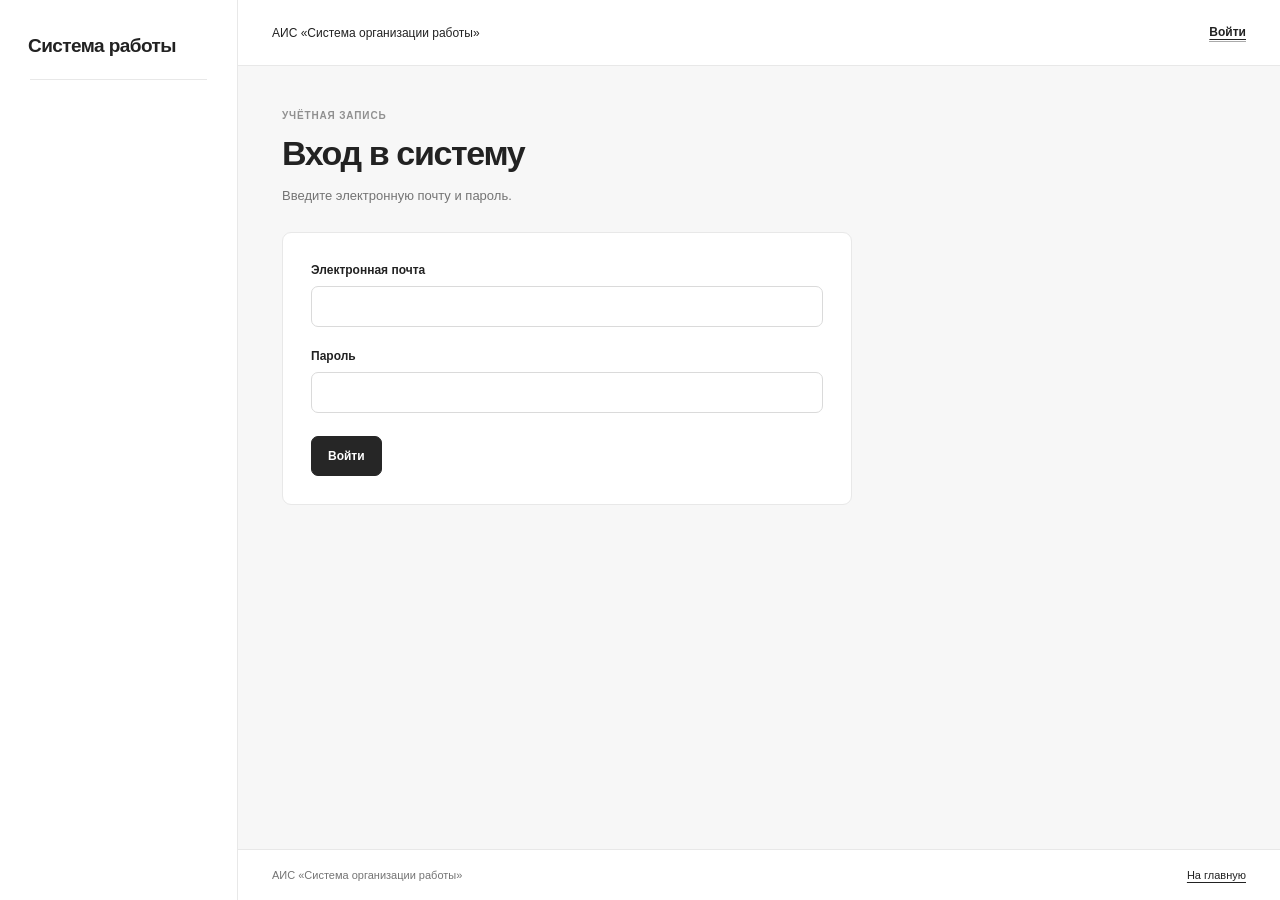
<file: Lab7/UI/index.html>
<!DOCTYPE html>
<html lang="ru">
<head>
  <meta charset="UTF-8">
  <meta name="viewport" content="width=device-width, initial-scale=1.0">
  <meta name="description" content="АИС «Система организации работы»: задачи, проекты, отчёты и аналитика">
  <title>Система организации работы</title>
  <link rel="stylesheet" href="styles.css">
  <script src="seed.js" defer></script>
  <script src="script.js" defer></script>
</head>
<body>
  <a class="skip-link" href="#main">Перейти к содержимому</a>
  <div class="app">
    <aside class="sidebar" aria-label="Навигация">
      <a class="logo" href="#home">Система работы</a>
      <nav class="menu" aria-label="Основное меню">
        <a href="#home" data-menu="home">Главная</a>
        <a href="#tasks" data-menu="tasks">Задачи</a>
        <a href="#projects" data-menu="projects">Проекты</a>
        <a href="#reports" data-menu="reports">Отчёты</a>
        <a href="#analytics" data-menu="analytics">Аналитика и рейтинг</a>
        <span class="menu-divider" aria-hidden="true"></span>
        <a href="#team" data-menu="team">Начальник отдела</a>
        <a href="#users" data-menu="users">Администратор</a>
        <a href="#flows" data-menu="flows">Схема переходов</a>
      </nav>
    </aside>
    <div class="workspace">
      <header class="topbar">
        <span>АИС «Система организации работы»</span>
        <div class="topbar-right" id="account-actions"></div>
      </header>
      <div id="notice" class="notice" role="status" aria-live="polite" hidden></div>
      <main class="content" id="main">
        <section class="screen screen-default" id="home" aria-labelledby="home-title">
          <div class="page-heading">
            <div>
              <p class="overline" id="home-context">Рабочее пространство</p>
              <h1 id="home-title">Главная</h1>
              <p class="lead">Задачи, отчёты и результаты работы в одном месте.</p>
            </div>
            <a class="button button-primary" href="#report-create" id="home-report-link">Предоставить отчёт</a>
          </div>
          <div class="metrics" id="home-metrics" aria-label="Показатели работы">
            <article class="metric"><span>Всего задач</span><strong id="metric-total">0</strong><small>Доступные задачи</small></article>
            <article class="metric"><span>В работе</span><strong id="metric-active">0</strong><small>Выполняются</small></article>
            <article class="metric"><span>Выполнено</span><strong id="metric-done">0</strong><small>Завершённые задачи</small></article>
            <article class="metric"><span>Баллы</span><strong id="metric-points">0</strong><small id="metric-rank">По результатам работы</small></article>
          </div>
          <div class="columns">
            <section class="panel" aria-labelledby="home-tasks-title">
              <div class="panel-heading"><h2 id="home-tasks-title">Ближайшие задачи</h2><a class="text-link" href="#tasks">Все задачи</a></div>
              <div id="home-task-list"></div>
            </section>
            <aside class="panel" aria-labelledby="home-actions-title">
              <div class="panel-heading"><h2 id="home-actions-title">Быстрый доступ</h2></div>
              <div class="quick-links">
                <a href="#tasks">Найти задачу</a>
                <a href="#reports">История отчётов</a>
                <a href="#analytics">Баллы и рейтинг</a>
                <a href="#projects">Проекты</a>
              </div>
            </aside>
          </div>
        </section>
        <section class="screen" id="login" aria-labelledby="login-title">
          <div class="narrow">
            <p class="overline">Учётная запись</p>
            <h1 id="login-title">Вход в систему</h1>
            <p class="lead">Введите электронную почту и пароль.</p>
            <form class="panel form-panel" id="login-form">
              <div class="field"><label for="login-email">Электронная почта</label><input id="login-email" name="email" type="email" autocomplete="username" required></div>
              <div class="field"><label for="login-password">Пароль</label><input id="login-password" name="password" type="password" autocomplete="current-password" required></div>
              <p class="form-error" id="login-error" role="alert" hidden></p>
              <div class="form-actions"><button class="button button-primary" type="submit">Войти</button></div>
            </form>
          </div>
        </section>
        <section class="screen" id="tasks" aria-labelledby="tasks-title">
          <div class="page-heading">
            <div><p class="overline">Задачи / Выполнение</p><h1 id="tasks-title">Задачи</h1><p class="lead">Назначенные работы, сроки и текущие состояния.</p></div>
            <a class="button button-primary" href="#task-create" id="task-create-link">Добавить задачу</a>
          </div>
          <form class="toolbar filters" id="tasks-filter-form" role="search">
            <div class="filter-control filter-search"><label for="task-query">Поиск</label><input id="task-query" name="query" type="search" placeholder="Название или номер"></div>
            <div class="filter-control"><label for="task-project-filter">Проект</label><select id="task-project-filter" name="project"></select></div>
            <div class="filter-control"><label for="task-status-filter">Состояние</label><select id="task-status-filter" name="status"></select></div>
            <div class="filter-control"><label for="task-sort">Порядок</label><select id="task-sort" name="sort"><option value="id">По номеру</option><option value="deadline">По сроку</option><option value="deadline-desc">Сначала поздние</option></select></div>
            <button class="button button-primary" type="submit">Применить</button>
            <button class="button button-secondary" type="button" data-action="reset-filters">Сбросить</button>
          </form>
          <section class="panel" aria-label="Список задач">
            <div class="list-head"><span>Задача и проект</span><span>Статус</span><span>Срок</span><span>Действия</span></div>
            <div id="task-list"></div>
          </section>
          <div class="pagination"><span id="task-page-label"></span><button class="button button-secondary" type="button" id="task-load-more" data-action="more-tasks">Показать ещё 10</button></div>
        </section>
        <section class="screen" id="task-detail" aria-labelledby="task-detail-title">
          <div class="page-heading">
            <div><p class="overline" id="task-detail-context">Задачи / Карточка</p><h1 id="task-detail-title">Задача</h1><p class="lead">Текущие параметры и история выполнения.</p></div>
            <div class="heading-actions">
              <a class="button button-secondary" href="#task-edit" id="detail-edit-task">Редактировать</a>
              <a class="button button-primary" href="#report-create" id="detail-create-report">Предоставить отчёт</a>
            </div>
          </div>
          <section class="panel panel-pad" aria-labelledby="task-info-title"><h2 id="task-info-title">Основные сведения</h2><dl class="details" id="task-details"></dl></section>
          <section class="panel panel-pad separate" aria-labelledby="history-title"><div class="panel-heading panel-heading-flat"><h2 id="history-title">История отчётов</h2></div><div id="task-history"></div></section>
          <div class="inline-action"><a class="text-link" href="#task-delete" id="detail-delete-task">Удалить задачу</a></div>
        </section>
        <section class="screen" id="task-create" aria-labelledby="task-create-title">
          <div class="narrow-form"><p class="overline">Начальник отдела / Задачи</p><h1 id="task-create-title">Новая задача</h1>
            <form class="panel form-panel" id="task-create-form">
              <div class="field"><label for="new-task-name">Название *</label><input id="new-task-name" name="description" maxlength="199" required></div>
              <div class="field-grid"><div class="field"><label for="new-task-project">Проект *</label><select id="new-task-project" name="project" required></select></div><div class="field"><label for="new-task-employee">Исполнитель *</label><select id="new-task-employee" name="assignee" required></select></div></div>
              <div class="field-grid"><div class="field"><label for="new-task-deadline">Срок *</label><input id="new-task-deadline" name="deadline" type="date" required></div><div class="field"><label for="new-task-hours">Плановое время, ч *</label><input id="new-task-hours" name="plannedHours" type="number" min="0.5" step="0.5" required></div></div>
              <div class="field"><label for="new-task-volume">Плановый объём *</label><textarea id="new-task-volume" name="plannedVolume" rows="3" required></textarea></div>
              <div class="field"><label for="new-task-complexity">Сложность</label><select id="new-task-complexity" name="complexity"><option>Низкая</option><option selected>Средняя</option><option>Высокая</option></select></div>
              <div class="form-actions"><button class="button button-primary" type="submit">Добавить задачу</button><a class="button button-secondary" href="#tasks">Отмена</a></div>
            </form>
          </div>
        </section>
        <section class="screen" id="task-edit" aria-labelledby="task-edit-title">
          <div class="narrow-form"><p class="overline">Задачи / Редактирование</p><h1 id="task-edit-title">Изменить задачу</h1>
            <form class="panel form-panel" id="task-edit-form">
              <div class="field"><label for="edit-task-name">Название *</label><input id="edit-task-name" name="description" maxlength="199" required></div>
              <div class="field-grid"><div class="field"><label for="edit-task-project">Проект *</label><select id="edit-task-project" name="project" required></select></div><div class="field"><label for="edit-task-employee">Исполнитель *</label><select id="edit-task-employee" name="assignee" required></select></div></div>
              <div class="field-grid"><div class="field"><label for="edit-task-deadline">Срок *</label><input id="edit-task-deadline" name="deadline" type="date" required></div><div class="field"><label for="edit-task-hours">Плановое время, ч *</label><input id="edit-task-hours" name="plannedHours" type="number" min="0.5" step="0.5" required></div></div>
              <div class="field"><label for="edit-task-volume">Плановый объём *</label><textarea id="edit-task-volume" name="plannedVolume" rows="3" required></textarea></div>
              <div class="field-grid"><div class="field"><label for="edit-task-complexity">Сложность</label><select id="edit-task-complexity" name="complexity"><option>Низкая</option><option>Средняя</option><option>Высокая</option></select></div><div class="field"><label for="edit-task-status">Состояние</label><select id="edit-task-status" name="status"><option>Ожидает</option><option>В работе</option><option>Готово</option></select></div></div>
              <div class="form-actions"><button class="button button-primary" type="submit">Сохранить изменения</button><a class="button button-secondary" href="#task-detail">Отмена</a></div>
            </form>
          </div>
        </section>
        <section class="screen" id="task-delete" aria-labelledby="task-delete-title"><div class="narrow"><p class="overline">Задачи / Удаление</p><h1 id="task-delete-title">Удалить задачу?</h1><div class="panel form-panel"><p id="task-delete-label"></p><form id="task-delete-form" class="form-actions"><button class="button button-primary" type="submit">Подтвердить удаление</button><a class="button button-secondary" href="#task-detail">Отмена</a></form></div></div></section>
        <section class="screen" id="projects" aria-labelledby="projects-title"><div class="page-heading"><div><p class="overline">Рабочие направления</p><h1 id="projects-title">Проекты</h1><p class="lead">Проекты и участвующие подразделения.</p></div></div><form class="toolbar filters" id="projects-filter-form" role="search">
            <div class="filter-control filter-search"><label for="project-query">Поиск</label><input id="project-query" name="query" type="search" placeholder="Название или подразделение"></div>
            <div class="filter-control"><label for="project-status-filter">Состояние</label><select id="project-status-filter" name="status"></select></div>
            <button class="button button-primary" type="submit">Применить</button>
            <button class="button button-secondary" type="button" data-action="reset-project-filters">Сбросить</button>
          </form><section class="panel" id="project-list"></section></section>
        <section class="screen" id="reports" aria-labelledby="reports-title">
          <div class="page-heading"><div><p class="overline">Отчётность / Результаты</p><h1 id="reports-title">Отчёты</h1><p class="lead">История выполненных работ и их оценка.</p></div><a class="button button-primary" href="#report-create" id="report-create-link">Предоставить отчёт</a></div>
          <form class="toolbar filters" id="reports-filter-form" role="search">
            <div class="filter-control filter-search"><label for="report-query">Поиск</label><input id="report-query" name="query" type="search" placeholder="Номер, задача или описание"></div>
            <div class="filter-control"><label for="report-status-filter">Состояние</label><select id="report-status-filter" name="status"></select></div>
            <button class="button button-primary" type="submit">Применить</button>
            <button class="button button-secondary" type="button" data-action="reset-report-filters">Сбросить</button>
          </form><section class="panel" id="report-list"></section><div class="pagination"><span id="report-page-label"></span><button class="button button-secondary" type="button" id="report-load-more" data-action="more-reports">Показать ещё 10</button></div>
        </section>
        <section class="screen" id="report-create" aria-labelledby="report-create-title"><div class="narrow-form"><p class="overline">Отчёты / Новая запись</p><h1 id="report-create-title">Предоставить отчёт</h1>
          <form class="panel form-panel" id="report-create-form"><div class="field"><label for="report-task">Задача *</label><select id="report-task" name="taskId" required></select></div><p class="muted-text" id="report-create-history"></p>
            <div class="field"><label for="report-result">Результат выполненной работы *</label><textarea id="report-result" name="description" rows="4" maxlength="199" required></textarea></div>
            <div class="field-grid"><div class="field"><label for="report-hours">Затрачено часов *</label><input id="report-hours" name="hours" type="number" min="0.5" step="0.5" required></div><div class="field"><label for="report-overtime">Из них внеурочно</label><input id="report-overtime" name="overtimeHours" type="number" min="0" step="0.5" value="0" required></div></div>
            <div class="field"><label for="report-date">Дата отчёта *</label><input id="report-date" name="createdAt" type="date" required></div>
            <div class="form-actions"><button class="button button-primary" type="submit">Отправить отчёт</button><a class="button button-secondary" href="#reports">Отмена</a></div>
          </form></div>
        </section>
        <section class="screen" id="report-edit" aria-labelledby="report-edit-title"><div class="narrow-form"><p class="overline" id="report-edit-context">Отчёты / Редактирование</p><h1 id="report-edit-title">Изменить отчёт</h1>
          <form class="panel form-panel" id="report-edit-form"><div class="field"><label for="report-edit-result">Результат работы *</label><textarea id="report-edit-result" name="description" rows="4" maxlength="199" required></textarea></div>
            <div class="field-grid"><div class="field"><label for="report-edit-hours">Затрачено часов *</label><input id="report-edit-hours" name="hours" type="number" min="0.5" step="0.5" required></div><div class="field"><label for="report-edit-overtime">Из них внеурочно</label><input id="report-edit-overtime" name="overtimeHours" type="number" min="0" step="0.5" required></div></div>
            <div class="form-actions"><button class="button button-primary" type="submit">Сохранить изменения</button><a class="button button-secondary" href="#reports">Отмена</a><a class="button button-secondary" href="#report-delete">Удалить</a></div>
          </form></div>
        </section>
        <section class="screen" id="report-delete" aria-labelledby="report-delete-title"><div class="narrow"><p class="overline">Отчёты / Удаление</p><h1 id="report-delete-title">Удалить отчёт?</h1><div class="panel form-panel"><p id="report-delete-label"></p><form id="report-delete-form" class="form-actions"><button class="button button-primary" type="submit">Подтвердить удаление</button><a class="button button-secondary" href="#reports">Отмена</a></form></div></div></section>
        <section class="screen" id="analytics" aria-labelledby="analytics-title">
          <div class="page-heading"><div><p class="overline">Показатели / Рейтинг</p><h1 id="analytics-title">Аналитика и рейтинг</h1><p class="lead">Сведения о работе за выбранный период.</p></div></div>
          <form class="toolbar" id="analytics-form"><label for="period">Период</label><select id="period" name="period"><option value="2026-11">Ноябрь 2026</option><option value="2026-10">Октябрь 2026</option><option value="2026-Q4">IV квартал 2026</option><option value="all">Все периоды</option></select><button class="button button-secondary" type="submit">Показать</button></form>
          <div class="metrics metrics-three"><article class="metric"><span>Отработано часов</span><strong id="analytic-hours">0</strong><small id="analytic-overtime">Внеурочные: 0 ч</small></article><article class="metric"><span>Завершено задач</span><strong id="analytic-done">0</strong><small id="analytic-planned">Плановые часы: 0</small></article><article class="metric"><span>Баллы</span><strong id="analytic-points">0</strong><small>По задачам</small></article></div>
          <div class="columns"><section class="panel panel-pad"><h2>План и факт</h2><div class="progress-row"><div><span>Затраченное время</span><strong id="hours-ratio"></strong></div><div class="track"><span id="hours-progress"></span></div></div><div class="progress-row"><div><span>Выполнение задач</span><strong id="done-ratio"></strong></div><div class="track"><span id="done-progress"></span></div></div></section><section class="panel panel-pad"><h2>Рейтинг отдела</h2><div class="rank"><strong id="current-rank">—</strong><span id="rank-total"></span></div><div id="rating-list"></div></section></div>
        </section>
        <section class="screen" id="team" aria-labelledby="team-title"><div class="page-heading"><div><p class="overline">Начальник отдела / Управление</p><h1 id="team-title">Мой отдел</h1><p class="lead">Постановка задач и оценка отчётов сотрудников.</p></div><a class="button button-primary" href="#task-create">Назначить задачу</a></div><section class="panel"><div class="panel-heading"><h2>Сотрудники</h2></div><div id="team-users"></div></section><section class="panel panel-pad separate"><h2>Отчёты на проверку</h2><div id="team-reports"></div></section></section>
        <section class="screen" id="evaluation" aria-labelledby="evaluation-title"><div class="narrow-form"><p class="overline">Отдел / Оценка работы</p><h1 id="evaluation-title">Оценить отчёт</h1><p class="lead" id="evaluation-description"></p><form class="panel form-panel" id="evaluation-form"><div class="field"><label for="evaluation-rating">Оценка *</label><select id="evaluation-rating" name="rating" required><option value="">Выберите оценку</option><option value="5">5 — Отлично</option><option value="4">4 — Хорошо</option><option value="3">3 — Удовлетворительно</option><option value="2">2 — Требует доработки</option></select></div><div class="field"><label for="evaluation-comment">Комментарий</label><textarea id="evaluation-comment" name="reviewComment" rows="4"></textarea></div><div class="form-actions"><button class="button button-primary" type="submit">Сохранить оценку</button><a class="button button-secondary" href="#team">Отмена</a></div></form></div></section>
        <section class="screen" id="users" aria-labelledby="users-title"><div class="page-heading"><div><p class="overline">Администратор / Учётные записи</p><h1 id="users-title">Пользователи</h1><p class="lead">Регистрация сотрудников и управление учётными записями.</p></div><a class="button button-primary" href="#user-create">Добавить пользователя</a></div><form class="toolbar filters" id="users-filter-form" role="search">
            <div class="filter-control filter-search"><label for="user-query">Поиск</label><input id="user-query" name="query" type="search" placeholder="Имя, почта или должность"></div>
            <div class="filter-control"><label for="user-role-filter">Роль</label><select id="user-role-filter" name="role"></select></div>
            <div class="filter-control"><label for="user-department-filter">Подразделение</label><select id="user-department-filter" name="department"></select></div>
            <button class="button button-primary" type="submit">Применить</button>
            <button class="button button-secondary" type="button" data-action="reset-user-filters">Сбросить</button>
          </form><section class="panel"><div class="list-head user-list-head"><span>Сотрудник</span><span>Роль</span><span>Отдел</span><span>Действия</span></div><div id="user-list"></div></section><div class="pagination"><span id="user-page-label"></span><button class="button button-secondary" id="user-load-more" type="button" data-action="more-users">Показать ещё 10</button></div></section>
        <section class="screen" id="user-create" aria-labelledby="user-create-title"><div class="narrow-form"><p class="overline">Администратор / Новая учётная запись</p><h1 id="user-create-title">Добавить пользователя</h1><form class="panel form-panel" id="user-create-form"><div class="field-grid"><div class="field"><label for="new-user-name">ФИО *</label><input id="new-user-name" name="name" required></div><div class="field"><label for="new-user-email">Электронная почта *</label><input id="new-user-email" name="email" type="email" required></div></div><div class="field-grid"><div class="field"><label for="new-user-role">Роль *</label><select id="new-user-role" name="role" required><option>Сотрудник</option><option>Начальник отдела</option><option>Администратор</option><option>Руководитель организации</option></select></div><div class="field"><label for="new-user-team">Подразделение *</label><select id="new-user-team" name="department" required><option>Разработка</option><option>Инфраструктура</option><option>Управление</option></select></div></div><div class="field-grid"><div class="field"><label for="new-user-position">Должность *</label><input id="new-user-position" name="position" required></div><div class="field"><label for="new-user-password">Пароль *</label><input id="new-user-password" name="password" type="password" minlength="6" autocomplete="new-password" required></div></div><div class="form-actions"><button class="button button-primary" type="submit">Добавить пользователя</button><a class="button button-secondary" href="#users">Отмена</a></div></form></div></section>
        <section class="screen" id="user-edit" aria-labelledby="user-edit-title"><div class="narrow-form"><p class="overline">Администратор / Редактирование</p><h1 id="user-edit-title">Изменить пользователя</h1><form class="panel form-panel" id="user-edit-form"><div class="field-grid"><div class="field"><label for="edit-user-name">ФИО *</label><input id="edit-user-name" name="name" required></div><div class="field"><label for="edit-user-email">Электронная почта *</label><input id="edit-user-email" name="email" type="email" required></div></div><div class="field-grid"><div class="field"><label for="edit-user-role">Роль *</label><select id="edit-user-role" name="role" required><option>Сотрудник</option><option>Начальник отдела</option><option>Администратор</option><option>Руководитель организации</option></select></div><div class="field"><label for="edit-user-dept">Подразделение *</label><select id="edit-user-dept" name="department" required><option>Разработка</option><option>Инфраструктура</option><option>Управление</option></select></div></div><div class="field-grid"><div class="field"><label for="edit-user-position">Должность *</label><input id="edit-user-position" name="position" required></div><div class="field"><label for="edit-user-password">Новый пароль</label><input id="edit-user-password" name="password" type="password" minlength="6" autocomplete="new-password" placeholder="Оставьте пустым, чтобы не менять"></div></div><div class="form-actions"><button class="button button-primary" type="submit">Сохранить изменения</button><a class="button button-secondary" href="#users">Отмена</a><a class="button button-secondary" href="#user-delete">Удалить</a></div></form></div></section>
        <section class="screen" id="user-delete" aria-labelledby="user-delete-title"><div class="narrow"><p class="overline">Администратор / Удаление</p><h1 id="user-delete-title">Удалить пользователя?</h1><div class="panel form-panel"><p id="user-delete-label"></p><form id="user-delete-form" class="form-actions"><button class="button button-primary" type="submit">Подтвердить удаление</button><a class="button button-secondary" href="#users">Отмена</a></form></div></div></section>
        <section class="screen" id="flows" aria-labelledby="flows-title"><div class="page-heading"><div><p class="overline">Навигация</p><h1 id="flows-title">Схема переходов</h1><p class="lead">Основные разделы и действия пользователей.</p></div></div><section class="panel panel-pad"><div class="flow-links"><a href="#home">Главная</a><span>→</span><a href="#tasks">Задачи</a><span>→</span><a href="#task-detail">Карточка задачи</a></div><div class="flow-links"><a href="#tasks">Задачи</a><span>→</span><a href="#report-create">Предоставить отчёт</a><span>→</span><a href="#reports">Отчёты</a></div><div class="flow-links"><a href="#team">Начальник отдела</a><span>→</span><a href="#evaluation">Оценка отчёта</a></div><div class="flow-links"><a href="#users">Администратор</a><span>→</span><a href="#user-create">Новая учётная запись</a></div></section></section>
      </main>
      <footer class="footer"><span>АИС «Система организации работы»</span><a href="#home">На главную</a></footer>
    </div>
  </div>
</body>
</html>
</file>
<file: Lab5/styles.css>
:root {
  color-scheme: light;
  --bg: #f7f7f7;
  --surface: #ffffff;
  --text: #222222;
  --muted: #747474;
  --line: #e8e8e8;
  --strong-line: #dadada;
  --dark: #262626;
  --hover: #f3f3f3;
  --radius: 9px;
}

*, *::before, *::after {
  box-sizing: border-box;
}

html {
  scroll-behavior: smooth;
}

body {
  margin: 0;
  background: var(--bg);
  color: var(--text);
  font: 14px/1.5 -apple-system, BlinkMacSystemFont, "Segoe UI", Arial, sans-serif;
}

a {
  color: inherit;
  text-decoration: none;
}

a:hover {
  color: #000;
}

button, input, textarea, select {
  font: inherit;
}

button {
  cursor: pointer;
}

:focus-visible {
  outline: 2px solid #555;
  outline-offset: 3px;
}

h1, h2, h3, p {
  margin-top: 0;
}

h1 {
  font-size: clamp(26px, 3vw, 34px);
  line-height: 1.2;
  letter-spacing: -.04em;
  font-weight: 650;
  margin-bottom: 9px;
}

h2 {
  font-size: 16px;
  font-weight: 650;
  letter-spacing: -.015em;
  margin-bottom: 17px;
}

small {
  color: var(--muted);
}

.skip-link {
  position: absolute;
  left: 8px;
  top: -50px;
  z-index: 100;
  background: white;
  border: 1px solid var(--line);
  padding: 9px 14px;
}

.skip-link:focus {
  top: 8px;
}

.sr-only {
  position: absolute;
  height: 1px;
  width: 1px;
  overflow: hidden;
  clip: rect(0 0 0 0);
  white-space: nowrap;
}

.app {
  min-height: 100vh;
  display: grid;
  grid-template-columns: 238px minmax(0, 1fr);
}

.sidebar {
  min-height: 100vh;
  display: flex;
  flex-direction: column;
  gap: 4px;
  padding: 32px 18px 24px;
  border-right: 1px solid var(--line);
  background: #fff;
}

.logo {
  display: block;
  margin: 0 10px;
  font-size: 19px;
  font-weight: 700;
  letter-spacing: -.03em;
}

.logo-caption {
  margin: 3px 10px 36px;
  color: var(--muted);
  font-size: 11px;
}

.menu {
  display: flex;
  flex-direction: column;
  gap: 3px;
}

.menu a {
  display: block;
  padding: 11px 12px;
  border-radius: 7px;
  color: #555;
  line-height: 1.35;
  font-size: 13px;
}

.menu a:hover, .menu a:focus-visible {
  background: var(--hover);
  color: #151515;
}

.menu-divider {
  height: 1px;
  background: var(--line);
  margin: 14px 12px;
}

.side-note {
  font-size: 11px;
  line-height: 1.65;
  color: #929292;
  margin: auto 10px 0;
  max-width: 175px;
}

.workspace {
  min-width: 0;
  display: flex;
  flex-direction: column;
}

.topbar {
  position: sticky;
  z-index: 5;
  top: 0;
  min-height: 66px;
  padding: 17px 34px;
  display: flex;
  align-items: center;
  justify-content: space-between;
  gap: 20px;
  background: rgba(255,255,255,.97);
  border-bottom: 1px solid var(--line);
  font-size: 12px;
}

.topbar-right {
  display: flex;
  align-items: center;
  gap: 22px;
  white-space: nowrap;
}

.topbar-right a {
  font-weight: 600;
  border-bottom: 1px solid #aaa;
}

.demo-label {
  color: var(--muted);
}

.content {
  width: 100%;
  max-width: 1240px;
  margin: 0 auto;
  flex: 1;
  padding: 42px 44px 62px;
}

.footer {
  border-top: 1px solid var(--line);
  background: #fff;
  color: var(--muted);
  padding: 17px 34px;
  display: flex;
  justify-content: space-between;
  flex-wrap: wrap;
  gap: 16px;
  font-size: 11px;
}

.footer a {
  color: var(--text);
  text-decoration: underline;
  text-underline-offset: 3px;
}

.screen {
  display: none;
  scroll-margin-top: 95px;
}

.screen-default {
  display: block;
}

.screen:target {
  display: block;
}

body:has(.screen:target) .screen-default:not(:target) {
  display: none;
}

body:not(:has(.screen:target)) .menu a[href="#home"],
body:has(#home:target) .menu a[href="#home"],
body:has(#tasks:target,
  #tasks-search:target,
  #tasks-active:target,
  #tasks-sorted:target,
  #tasks-page-2:target,
  #task-detail:target,
  #task-create:target,
  #task-edit:target,
  #task-delete:target,
  #task-saved:target,
  #task-removed:target) .menu a[href="#tasks"],
body:has(#projects:target) .menu a[href="#projects"],
body:has(#reports:target,
  #reports-page-2:target,
  #report-create:target,
  #report-edit:target,
  #report-delete:target,
  #report-saved:target,
  #report-removed:target,
  #error:target) .menu a[href="#reports"],
body:has(#analytics:target) .menu a[href="#analytics"],
body:has(#team:target,
  #evaluation:target,
  #evaluation-saved:target) .menu a[href="#team"],
body:has(#users:target,
  #users-page-2:target,
  #user-create:target,
  #user-edit:target,
  #user-delete:target,
  #user-saved:target,
  #user-removed:target) .menu a[href="#users"],
body:has(#flows:target) .menu a[href="#flows"] {
  background: #f0f0f0;
  color: #171717;
  font-weight: 650;
}

.page-heading {
  display: flex;
  align-items: end;
  justify-content: space-between;
  gap: 20px;
  margin-bottom: 27px;
}

.page-heading > div:first-child {
  min-width: 0;
}

.overline {
  text-transform: uppercase;
  letter-spacing: .085em;
  font-size: 10px;
  font-weight: 650;
  color: #909090;
  margin-bottom: 10px;
}

.overline a {
  text-decoration: underline;
  text-underline-offset: 2px;
}

.lead {
  color: var(--muted);
  font-size: 13px;
  line-height: 1.7;
  margin-bottom: 0;
}

.heading-actions, .form-actions {
  display: flex;
  gap: 9px;
  flex-wrap: wrap;
}

.button {
  display: inline-flex;
  align-items: center;
  justify-content: center;
  padding: 10px 16px;
  border-radius: 7px;
  font-size: 12px;
  font-weight: 600;
  white-space: nowrap;
  min-height: 40px;
  border: 1px solid var(--strong-line);
  transition: background .12s;
}

.button-primary {
  color: white;
  background: var(--dark);
  border-color: var(--dark);
}

.button-primary:hover {
  background: #000;
  color: white;
}

.button-secondary {
  color: #3d3d3d;
  background: white;
}

.button-secondary:hover {
  background: var(--hover);
}

.button-small {
  min-height: 34px;
  padding: 7px 11px;
}

.text-link {
  font-size: 12px;
  font-weight: 600;
  text-decoration: underline;
  text-underline-offset: 3px;
}

.panel, .metric {
  border-radius: var(--radius);
  background: var(--surface);
  border: 1px solid var(--line);
}

.panel {
  min-width: 0;
}

.panel-pad {
  padding: 24px 26px;
}

.panel-pad > h2:first-child {
  margin-bottom: 15px;
}

.separate {
  margin-top: 19px;
}

.panel-heading {
  display: flex;
  align-items: center;
  justify-content: space-between;
  gap: 18px;
  padding: 20px 23px 12px;
}

.panel-heading h2 {
  margin: 0;
}

.panel-heading-flat {
  padding: 0 0 6px;
}

.metrics {
  display: grid;
  grid-template-columns: repeat(4, minmax(0, 1fr));
  gap: 14px;
  margin: 25px 0 20px;
}

.metrics-three {
  grid-template-columns: repeat(3, minmax(0,1fr));
}

.metric {
  min-height: 130px;
  padding: 23px 22px;
  display: flex;
  flex-direction: column;
}

.metric > span {
  font-size: 12px;
  color: var(--muted);
}

.metric > strong {
  font-size: 31px;
  line-height: 1.2;
  margin: 14px 0 5px;
  font-weight: 650;
  letter-spacing: -.04em;
}

.metric > small {
  font-size: 11px;
}

.columns {
  display: grid;
  grid-template-columns: minmax(0, 1.5fr) minmax(270px, 1fr);
  gap: 17px;
  align-items: start;
}

.record {
  display: flex;
  gap: 18px;
  align-items: center;
  justify-content: space-between;
  padding: 17px 22px;
  border-top: 1px solid var(--line);
  min-width: 0;
}

.record:first-of-type {
  border-top: 0;
}

.record > div:first-child {
  min-width: 0;
}

.record strong, .record-title {
  font-size: 13px;
  font-weight: 625;
}

.record-title:hover {
  text-decoration: underline;
  text-underline-offset: 2px;
}

.record p, .list-row p {
  margin: 4px 0 0;
  color: var(--muted);
  font-size: 11px;
}

.record-right {
  display: flex;
  align-items: flex-end;
  flex-direction: column;
  gap: 7px;
  white-space: nowrap;
}

.tag {
  display: inline-flex;
  align-items: center;
  justify-content: center;
  padding: 4px 8px;
  border-radius: 5px;
  background: #f4f4f4;
  border: 1px solid #ebebeb;
  font-size: 11px;
  color: #555;
  white-space: nowrap;
}

.quick-links {
  display: flex;
  flex-direction: column;
  padding: 0 23px 15px;
}

.quick-links a {
  padding: 12px 0;
  border-bottom: 1px solid var(--line);
  font-size: 13px;
}

.quick-links a:last-child {
  border-bottom: 0;
}

.quick-links a:hover {
  text-decoration: underline;
  text-underline-offset: 3px;
}

.hint {
  color: #858585;
  font-size: 11px;
  line-height: 1.75;
  margin: 17px 0 0;
}

.inside-hint {
  padding: 0 23px 20px;
  margin: 0;
}

.toolbar {
  display: flex;
  align-items: center;
  flex-wrap: wrap;
  gap: 9px;
  margin: 19px 0 17px;
}

.toolbar label:not(.sr-only) {
  color: var(--muted);
  font-size: 12px;
}

.toolbar input {
  width: min(100%, 310px);
}

.toolbar select {
  min-width: 180px;
}

input, textarea, select {
  width: 100%;
  min-height: 41px;
  border: 1px solid var(--strong-line);
  border-radius: 7px;
  background: white;
  color: var(--text);
  padding: 9px 12px;
  outline-offset: 2px;
}

textarea {
  resize: vertical;
  min-height: 88px;
}

input:focus, textarea:focus, select:focus {
  border-color: #777;
  outline: 1px solid #888;
}

input::placeholder, textarea::placeholder {
  color: #ababab;
}

.list-head, .list-row {
  display: grid;
  grid-template-columns: minmax(230px, 1fr) 110px 110px 85px;
  column-gap: 16px;
  align-items: center;
}

.list-head {
  padding: 13px 22px;
  color: #888;
  background: #fcfcfc;
  font-size: 11px;
  border-bottom: 1px solid var(--line);
  border-radius: var(--radius) var(--radius) 0 0;
}

.list-row {
  padding: 19px 22px;
  border-bottom: 1px solid var(--line);
  font-size: 12px;
}

.list-row:last-child {
  border-bottom: 0;
}

.list-row time {
  white-space: nowrap;
  color: #666;
}

.pagination {
  display: flex;
  flex-wrap: wrap;
  justify-content: space-between;
  align-items: center;
  gap: 13px;
  margin-top: 16px;
  color: var(--muted);
  font-size: 12px;
}

.details {
  display: grid;
  grid-template-columns: repeat(3, minmax(0, 1fr));
  gap: 22px 30px;
  margin: 20px 0 0;
}

.details div {
  min-width: 0;
}

.details dt {
  font-size: 11px;
  color: var(--muted);
  margin-bottom: 5px;
}

.details dd {
  margin: 0;
  font-size: 13px;
  font-weight: 550;
  overflow-wrap: anywhere;
}

.inline-action {
  margin-top: 22px;
}

.narrow {
  max-width: 570px;
}

.narrow-form {
  max-width: 740px;
}

.narrow > h1, .narrow-form > h1 {
  margin-bottom: 11px;
}

.narrow .lead, .narrow-form .lead {
  margin-bottom: 25px;
}

.form-panel {
  padding: 28px;
}

.form-panel > p:first-child {
  line-height: 1.7;
}

.field {
  margin-bottom: 20px;
}

.field label {
  display: block;
  font-size: 12px;
  font-weight: 600;
  margin-bottom: 7px;
}

.field-grid {
  display: grid;
  grid-template-columns: repeat(2, minmax(0, 1fr));
  column-gap: 15px;
}

.form-actions {
  align-items: center;
  margin-top: 23px;
}

.mini-panel {
  background: #f8f8f8;
  border: 1px solid var(--line);
  border-radius: 7px;
  padding: 15px 17px;
}

.mini-panel strong {
  font-size: 12px;
}

.mini-panel p {
  margin: 5px 0 0;
  color: var(--muted);
  font-size: 12px;
}

.progress-row {
  margin: 20px 0 25px;
}

.progress-row > div:first-child {
  display: flex;
  justify-content: space-between;
  gap: 12px;
  margin-bottom: 11px;
  font-size: 12px;
}

.progress-row strong {
  font-weight: 600;
}

.track {
  background: #eeeeee;
  height: 7px;
  border-radius: 50px;
  overflow: hidden;
}

.track span {
  display: block;
  height: 100%;
  background: #444;
  border-radius: inherit;
}

.rank {
  display: flex;
  align-items: baseline;
  gap: 8px;
  margin: 18px 0 20px;
}

.rank strong {
  font-size: 41px;
  line-height: 1;
  font-weight: 650;
}

.rank span {
  color: var(--muted);
  font-size: 12px;
}

.compact {
  padding: 10px 0;
  font-size: 12px;
}

.user-list-head {
  grid-template-columns: minmax(230px,1fr) 155px 110px 90px;
}

#users .list-row {
  grid-template-columns: minmax(230px,1fr) 155px 110px 90px;
}

.flow-list {
  display: flex;
  flex-direction: column;
  gap: 15px;
}

.flow-list h2 {
  margin: 0 0 17px;
}

.flow-list .hint {
  margin-top: 15px;
}

.flow-steps {
  display: flex;
  flex-wrap: wrap;
  align-items: center;
  gap: 9px;
  margin: 11px 0;
}

.flow-steps > a {
  padding: 8px 11px;
  border: 1px solid var(--strong-line);
  border-radius: 6px;
  font-size: 12px;
}

.flow-steps > a:hover {
  background: var(--hover);
}

.flow-steps > span {
  color: #999;
  font-size: 13px;
}

@media (max-width:1180px) {
  .content {
    padding: 34px 27px 50px;
  }

  .metrics {
    grid-template-columns: repeat(2,minmax(0,1fr));
  }

  .columns {
    grid-template-columns: 1fr;
  }
}

@media (max-width:820px) {
  .app {
    display: block;
  }

  .sidebar {
    min-height: 0;
    padding: 20px 20px 8px;
    border-right: 0;
    border-bottom: 1px solid var(--line);
  }

  .logo {
    margin: 0;
  }

  .logo-caption {
    margin: 2px 0 14px;
  }

  .menu {
    flex-direction: row;
    gap: 4px;
    flex-wrap: nowrap;
    overflow-x: auto;
    padding-bottom: 8px;
  }

  .menu a {
    white-space: nowrap;
    padding: 9px 10px;
  }

  .menu-divider, .side-note {
    display: none;
  }

  .topbar {
    position: static;
    min-height: 56px;
    padding: 13px 22px;
  }

  .content {
    padding: 26px 20px 40px;
  }

  .footer {
    padding: 17px 20px;
  }
}

@media (max-width:620px) {
  .page-heading {
    flex-direction: column;
    align-items: stretch;
    gap: 15px;
  }

  .metrics, .metrics-three {
    grid-template-columns: repeat(2,minmax(0,1fr));
    gap: 10px;
  }

  .metric {
    padding: 16px;
    min-height: 116px;
  }

  .metric > strong {
    font-size: 26px;
    margin-top: 12px;
  }

  .panel-pad, .form-panel {
    padding: 20px;
  }

  .field-grid, .details {
    grid-template-columns: 1fr;
  }

  .list-head {
    display: none;
  }

  .list-row, #users .list-row {
    display: flex;
    align-items: flex-start;
    flex-wrap: wrap;
    gap: 9px 14px;
  }

  .list-row > div:first-child {
    width: 100%;
  }

  .topbar {
    font-size: 11px;
  }

  .demo-label {
    display: none;
  }

  .record {
    padding: 16px;
  }

  .record-right {
    align-items: flex-end;
  }

  .footer span:last-child {
    display: none;
  }
}

@media (max-width:400px) {
  .metrics, .metrics-three {
    grid-template-columns: 1fr 1fr;
  }

  .metric {
    padding: 13px;
  }

  .metric > strong {
    font-size: 25px;
  }

  .topbar {
    gap: 10px;
  }

  .topbar > span {
    max-width: 210px;
  }

  .button {
    white-space: normal;
    text-align: center;
  }
}

@media (prefers-reduced-motion:reduce) {
  html {
    scroll-behavior: auto;
  }
}
</file>
<file: Lab6/UI/styles.css>
:root {
  color-scheme: light;
  --bg: #f7f7f7;
  --surface: #ffffff;
  --text: #222222;
  --muted: #747474;
  --line: #e8e8e8;
  --strong-line: #dadada;
  --dark: #262626;
  --hover: #f3f3f3;
  --radius: 9px;
}

*, *::before, *::after {
  box-sizing: border-box;
}

html {
  scroll-behavior: smooth;
}

body {
  margin: 0;
  background: var(--bg);
  color: var(--text);
  font: 14px/1.5 -apple-system, BlinkMacSystemFont, "Segoe UI", Arial, sans-serif;
}

a {
  color: inherit;
  text-decoration: none;
}

a:hover {
  color: #000;
}

button, input, textarea, select {
  font: inherit;
}

button {
  cursor: pointer;
}

:focus-visible {
  outline: 2px solid #555;
  outline-offset: 3px;
}

h1, h2, h3, p {
  margin-top: 0;
}

h1 {
  font-size: clamp(26px, 3vw, 34px);
  line-height: 1.2;
  letter-spacing: -.04em;
  font-weight: 650;
  margin-bottom: 9px;
}

h2 {
  font-size: 16px;
  font-weight: 650;
  letter-spacing: -.015em;
  margin-bottom: 17px;
}

small {
  color: var(--muted);
}

.skip-link {
  position: absolute;
  left: 8px;
  top: -50px;
  z-index: 100;
  background: white;
  border: 1px solid var(--line);
  padding: 9px 14px;
}

.skip-link:focus {
  top: 8px;
}

.sr-only {
  position: absolute;
  height: 1px;
  width: 1px;
  overflow: hidden;
  clip: rect(0 0 0 0);
  white-space: nowrap;
}

.app {
  min-height: 100vh;
  display: grid;
  grid-template-columns: 238px minmax(0, 1fr);
}

.sidebar {
  min-height: 100vh;
  display: flex;
  flex-direction: column;
  gap: 4px;
  padding: 32px 18px 24px;
  border-right: 1px solid var(--line);
  background: #fff;
}

.logo {
  display: block;
  margin: 0 10px;
  font-size: 19px;
  font-weight: 700;
  letter-spacing: -.03em;
}

.logo-caption {
  margin: 3px 10px 36px;
  color: var(--muted);
  font-size: 11px;
}

.menu {
  display: flex;
  flex-direction: column;
  gap: 3px;
}

.menu a {
  display: block;
  padding: 11px 12px;
  border-radius: 7px;
  color: #555;
  line-height: 1.35;
  font-size: 13px;
}

.menu a:hover, .menu a:focus-visible {
  background: var(--hover);
  color: #151515;
}

.menu-divider {
  height: 1px;
  background: var(--line);
  margin: 14px 12px;
}

.side-note {
  font-size: 11px;
  line-height: 1.65;
  color: #929292;
  margin: auto 10px 0;
  max-width: 175px;
}

.workspace {
  min-width: 0;
  display: flex;
  flex-direction: column;
}

.topbar {
  position: sticky;
  z-index: 5;
  top: 0;
  min-height: 66px;
  padding: 17px 34px;
  display: flex;
  align-items: center;
  justify-content: space-between;
  gap: 20px;
  background: rgba(255,255,255,.97);
  border-bottom: 1px solid var(--line);
  font-size: 12px;
}

.topbar-right {
  display: flex;
  align-items: center;
  gap: 22px;
  white-space: nowrap;
}

.topbar-right a {
  font-weight: 600;
  border-bottom: 1px solid #aaa;
}

.demo-label {
  color: var(--muted);
}

.content {
  width: 100%;
  max-width: 1240px;
  margin: 0 auto;
  flex: 1;
  padding: 42px 44px 62px;
}

.footer {
  border-top: 1px solid var(--line);
  background: #fff;
  color: var(--muted);
  padding: 17px 34px;
  display: flex;
  justify-content: space-between;
  flex-wrap: wrap;
  gap: 16px;
  font-size: 11px;
}

.footer a {
  color: var(--text);
  text-decoration: underline;
  text-underline-offset: 3px;
}

.screen {
  display: none;
  scroll-margin-top: 95px;
}

.screen-default {
  display: block;
}

.screen:target {
  display: block;
}

body:has(.screen:target) .screen-default:not(:target) {
  display: none;
}

body:not(:has(.screen:target)) .menu a[href="#home"],
body:has(#home:target) .menu a[href="#home"],
body:has(#tasks:target,
  #tasks-search:target,
  #tasks-active:target,
  #tasks-sorted:target,
  #tasks-page-2:target,
  #task-detail:target,
  #task-create:target,
  #task-edit:target,
  #task-delete:target,
  #task-saved:target,
  #task-removed:target) .menu a[href="#tasks"],
body:has(#projects:target) .menu a[href="#projects"],
body:has(#reports:target,
  #reports-page-2:target,
  #report-create:target,
  #report-edit:target,
  #report-delete:target,
  #report-saved:target,
  #report-removed:target,
  #error:target) .menu a[href="#reports"],
body:has(#analytics:target) .menu a[href="#analytics"],
body:has(#team:target,
  #evaluation:target,
  #evaluation-saved:target) .menu a[href="#team"],
body:has(#users:target,
  #users-page-2:target,
  #user-create:target,
  #user-edit:target,
  #user-delete:target,
  #user-saved:target,
  #user-removed:target) .menu a[href="#users"],
body:has(#flows:target) .menu a[href="#flows"] {
  background: #f0f0f0;
  color: #171717;
  font-weight: 650;
}

.page-heading {
  display: flex;
  align-items: end;
  justify-content: space-between;
  gap: 20px;
  margin-bottom: 27px;
}

.page-heading > div:first-child {
  min-width: 0;
}

.overline {
  text-transform: uppercase;
  letter-spacing: .085em;
  font-size: 10px;
  font-weight: 650;
  color: #909090;
  margin-bottom: 10px;
}

.overline a {
  text-decoration: underline;
  text-underline-offset: 2px;
}

.lead {
  color: var(--muted);
  font-size: 13px;
  line-height: 1.7;
  margin-bottom: 0;
}

.heading-actions, .form-actions {
  display: flex;
  gap: 9px;
  flex-wrap: wrap;
}

.button {
  display: inline-flex;
  align-items: center;
  justify-content: center;
  padding: 10px 16px;
  border-radius: 7px;
  font-size: 12px;
  font-weight: 600;
  white-space: nowrap;
  min-height: 40px;
  border: 1px solid var(--strong-line);
  transition: background .12s;
}

.button-primary {
  color: white;
  background: var(--dark);
  border-color: var(--dark);
}

.button-primary:hover {
  background: #000;
  color: white;
}

.button-secondary {
  color: #3d3d3d;
  background: white;
}

.button-secondary:hover {
  background: var(--hover);
}

.button-small {
  min-height: 34px;
  padding: 7px 11px;
}

.text-link {
  font-size: 12px;
  font-weight: 600;
  text-decoration: underline;
  text-underline-offset: 3px;
}

.panel, .metric {
  border-radius: var(--radius);
  background: var(--surface);
  border: 1px solid var(--line);
}

.panel {
  min-width: 0;
}

.panel-pad {
  padding: 24px 26px;
}

.panel-pad > h2:first-child {
  margin-bottom: 15px;
}

.separate {
  margin-top: 19px;
}

.panel-heading {
  display: flex;
  align-items: center;
  justify-content: space-between;
  gap: 18px;
  padding: 20px 23px 12px;
}

.panel-heading h2 {
  margin: 0;
}

.panel-heading-flat {
  padding: 0 0 6px;
}

.metrics {
  display: grid;
  grid-template-columns: repeat(4, minmax(0, 1fr));
  gap: 14px;
  margin: 25px 0 20px;
}

.metrics-three {
  grid-template-columns: repeat(3, minmax(0,1fr));
}

.metric {
  min-height: 130px;
  padding: 23px 22px;
  display: flex;
  flex-direction: column;
}

.metric > span {
  font-size: 12px;
  color: var(--muted);
}

.metric > strong {
  font-size: 31px;
  line-height: 1.2;
  margin: 14px 0 5px;
  font-weight: 650;
  letter-spacing: -.04em;
}

.metric > small {
  font-size: 11px;
}

.columns {
  display: grid;
  grid-template-columns: minmax(0, 1.5fr) minmax(270px, 1fr);
  gap: 17px;
  align-items: start;
}

.record {
  display: flex;
  gap: 18px;
  align-items: center;
  justify-content: space-between;
  padding: 17px 22px;
  border-top: 1px solid var(--line);
  min-width: 0;
}

.record:first-of-type {
  border-top: 0;
}

.record > div:first-child {
  min-width: 0;
}

.record strong, .record-title {
  font-size: 13px;
  font-weight: 625;
}

.record-title:hover {
  text-decoration: underline;
  text-underline-offset: 2px;
}

.record p, .list-row p {
  margin: 4px 0 0;
  color: var(--muted);
  font-size: 11px;
}

.record-right {
  display: flex;
  align-items: flex-end;
  flex-direction: column;
  gap: 7px;
  white-space: nowrap;
}

.tag {
  display: inline-flex;
  align-items: center;
  justify-content: center;
  padding: 4px 8px;
  border-radius: 5px;
  background: #f4f4f4;
  border: 1px solid #ebebeb;
  font-size: 11px;
  color: #555;
  white-space: nowrap;
}

.quick-links {
  display: flex;
  flex-direction: column;
  padding: 0 23px 15px;
}

.quick-links a {
  padding: 12px 0;
  border-bottom: 1px solid var(--line);
  font-size: 13px;
}

.quick-links a:last-child {
  border-bottom: 0;
}

.quick-links a:hover {
  text-decoration: underline;
  text-underline-offset: 3px;
}

.hint {
  color: #858585;
  font-size: 11px;
  line-height: 1.75;
  margin: 17px 0 0;
}

.inside-hint {
  padding: 0 23px 20px;
  margin: 0;
}

.toolbar {
  display: flex;
  align-items: center;
  flex-wrap: wrap;
  gap: 9px;
  margin: 19px 0 17px;
}

.toolbar label:not(.sr-only) {
  color: var(--muted);
  font-size: 12px;
}

.toolbar input {
  width: min(100%, 310px);
}

.toolbar select {
  min-width: 180px;
}

input, textarea, select {
  width: 100%;
  min-height: 41px;
  border: 1px solid var(--strong-line);
  border-radius: 7px;
  background: white;
  color: var(--text);
  padding: 9px 12px;
  outline-offset: 2px;
}

textarea {
  resize: vertical;
  min-height: 88px;
}

input:focus, textarea:focus, select:focus {
  border-color: #777;
  outline: 1px solid #888;
}

input::placeholder, textarea::placeholder {
  color: #ababab;
}

.list-head, .list-row {
  display: grid;
  grid-template-columns: minmax(230px, 1fr) 110px 110px 85px;
  column-gap: 16px;
  align-items: center;
}

.list-head {
  padding: 13px 22px;
  color: #888;
  background: #fcfcfc;
  font-size: 11px;
  border-bottom: 1px solid var(--line);
  border-radius: var(--radius) var(--radius) 0 0;
}

.list-row {
  padding: 19px 22px;
  border-bottom: 1px solid var(--line);
  font-size: 12px;
}

.list-row:last-child {
  border-bottom: 0;
}

.list-row time {
  white-space: nowrap;
  color: #666;
}

.pagination {
  display: flex;
  flex-wrap: wrap;
  justify-content: space-between;
  align-items: center;
  gap: 13px;
  margin-top: 16px;
  color: var(--muted);
  font-size: 12px;
}

.details {
  display: grid;
  grid-template-columns: repeat(3, minmax(0, 1fr));
  gap: 22px 30px;
  margin: 20px 0 0;
}

.details div {
  min-width: 0;
}

.details dt {
  font-size: 11px;
  color: var(--muted);
  margin-bottom: 5px;
}

.details dd {
  margin: 0;
  font-size: 13px;
  font-weight: 550;
  overflow-wrap: anywhere;
}

.inline-action {
  margin-top: 22px;
}

.narrow {
  max-width: 570px;
}

.narrow-form {
  max-width: 740px;
}

.narrow > h1, .narrow-form > h1 {
  margin-bottom: 11px;
}

.narrow .lead, .narrow-form .lead {
  margin-bottom: 25px;
}

.form-panel {
  padding: 28px;
}

.form-panel > p:first-child {
  line-height: 1.7;
}

.field {
  margin-bottom: 20px;
}

.field label {
  display: block;
  font-size: 12px;
  font-weight: 600;
  margin-bottom: 7px;
}

.field-grid {
  display: grid;
  grid-template-columns: repeat(2, minmax(0, 1fr));
  column-gap: 15px;
}

.form-actions {
  align-items: center;
  margin-top: 23px;
}

.mini-panel {
  background: #f8f8f8;
  border: 1px solid var(--line);
  border-radius: 7px;
  padding: 15px 17px;
}

.mini-panel strong {
  font-size: 12px;
}

.mini-panel p {
  margin: 5px 0 0;
  color: var(--muted);
  font-size: 12px;
}

.progress-row {
  margin: 20px 0 25px;
}

.progress-row > div:first-child {
  display: flex;
  justify-content: space-between;
  gap: 12px;
  margin-bottom: 11px;
  font-size: 12px;
}

.progress-row strong {
  font-weight: 600;
}

.track {
  background: #eeeeee;
  height: 7px;
  border-radius: 50px;
  overflow: hidden;
}

.track span {
  display: block;
  height: 100%;
  background: #444;
  border-radius: inherit;
}

.rank {
  display: flex;
  align-items: baseline;
  gap: 8px;
  margin: 18px 0 20px;
}

.rank strong {
  font-size: 41px;
  line-height: 1;
  font-weight: 650;
}

.rank span {
  color: var(--muted);
  font-size: 12px;
}

.compact {
  padding: 10px 0;
  font-size: 12px;
}

.user-list-head {
  grid-template-columns: minmax(230px,1fr) 155px 110px 90px;
}

#users .list-row {
  grid-template-columns: minmax(230px,1fr) 155px 110px 90px;
}

.flow-list {
  display: flex;
  flex-direction: column;
  gap: 15px;
}

.flow-list h2 {
  margin: 0 0 17px;
}

.flow-list .hint {
  margin-top: 15px;
}

.flow-steps {
  display: flex;
  flex-wrap: wrap;
  align-items: center;
  gap: 9px;
  margin: 11px 0;
}

.flow-steps > a {
  padding: 8px 11px;
  border: 1px solid var(--strong-line);
  border-radius: 6px;
  font-size: 12px;
}

.flow-steps > a:hover {
  background: var(--hover);
}

.flow-steps > span {
  color: #999;
  font-size: 13px;
}

@media (max-width:1180px) {
  .content {
    padding: 34px 27px 50px;
  }

  .metrics {
    grid-template-columns: repeat(2,minmax(0,1fr));
  }

  .columns {
    grid-template-columns: 1fr;
  }
}

@media (max-width:820px) {
  .app {
    display: block;
  }

  .sidebar {
    min-height: 0;
    padding: 20px 20px 8px;
    border-right: 0;
    border-bottom: 1px solid var(--line);
  }

  .logo {
    margin: 0;
  }

  .logo-caption {
    margin: 2px 0 14px;
  }

  .menu {
    flex-direction: row;
    gap: 4px;
    flex-wrap: nowrap;
    overflow-x: auto;
    padding-bottom: 8px;
  }

  .menu a {
    white-space: nowrap;
    padding: 9px 10px;
  }

  .menu-divider, .side-note {
    display: none;
  }

  .topbar {
    position: static;
    min-height: 56px;
    padding: 13px 22px;
  }

  .content {
    padding: 26px 20px 40px;
  }

  .footer {
    padding: 17px 20px;
  }
}

@media (max-width:620px) {
  .page-heading {
    flex-direction: column;
    align-items: stretch;
    gap: 15px;
  }

  .metrics, .metrics-three {
    grid-template-columns: repeat(2,minmax(0,1fr));
    gap: 10px;
  }

  .metric {
    padding: 16px;
    min-height: 116px;
  }

  .metric > strong {
    font-size: 26px;
    margin-top: 12px;
  }

  .panel-pad, .form-panel {
    padding: 20px;
  }

  .field-grid, .details {
    grid-template-columns: 1fr;
  }

  .list-head {
    display: none;
  }

  .list-row, #users .list-row {
    display: flex;
    align-items: flex-start;
    flex-wrap: wrap;
    gap: 9px 14px;
  }

  .list-row > div:first-child {
    width: 100%;
  }

  .topbar {
    font-size: 11px;
  }

  .demo-label {
    display: none;
  }

  .record {
    padding: 16px;
  }

  .record-right {
    align-items: flex-end;
  }

  .footer span:last-child {
    display: none;
  }
}

@media (max-width:400px) {
  .metrics, .metrics-three {
    grid-template-columns: 1fr 1fr;
  }

  .metric {
    padding: 13px;
  }

  .metric > strong {
    font-size: 25px;
  }

  .topbar {
    gap: 10px;
  }

  .topbar > span {
    max-width: 210px;
  }

  .button {
    white-space: normal;
    text-align: center;
  }
}

@media (prefers-reduced-motion:reduce) {
  html {
    scroll-behavior: auto;
  }
}

[hidden] {
  display: none !important;
}

.empty-state {
  color: var(--muted);
  padding: 20px 22px;
  margin: 0;
  font-size: 12px;
}

#task-search-summary {
  margin: -10px 0 20px;
}

.toolbar select {
  width: min(100%, 185px);
}
</file>
<file: Lab7/UI/styles.css>
:root {
  color-scheme: light;
  --bg: #f7f7f7;
  --surface: #ffffff;
  --text: #222222;
  --muted: #747474;
  --line: #e8e8e8;
  --strong-line: #dadada;
  --dark: #262626;
  --hover: #f3f3f3;
  --radius: 9px;
}

*, *::before, *::after {
  box-sizing: border-box;
}

html {
  scroll-behavior: smooth;
}

body {
  margin: 0;
  background: var(--bg);
  color: var(--text);
  font: 14px/1.5 -apple-system, BlinkMacSystemFont, "Segoe UI", Arial, sans-serif;
}

a {
  color: inherit;
  text-decoration: none;
}

a:hover {
  color: #000;
}

button, input, textarea, select {
  font: inherit;
}

button {
  cursor: pointer;
}

:focus-visible {
  outline: 2px solid #555;
  outline-offset: 3px;
}

h1, h2, h3, p {
  margin-top: 0;
}

h1 {
  font-size: clamp(26px, 3vw, 34px);
  line-height: 1.2;
  letter-spacing: -.04em;
  font-weight: 650;
  margin-bottom: 9px;
}

h2 {
  font-size: 16px;
  font-weight: 650;
  letter-spacing: -.015em;
  margin-bottom: 17px;
}

small {
  color: var(--muted);
}

.skip-link {
  position: absolute;
  left: 8px;
  top: -50px;
  z-index: 100;
  background: white;
  border: 1px solid var(--line);
  padding: 9px 14px;
}

.skip-link:focus {
  top: 8px;
}

.sr-only {
  position: absolute;
  height: 1px;
  width: 1px;
  overflow: hidden;
  clip: rect(0 0 0 0);
  white-space: nowrap;
}

.app {
  min-height: 100vh;
  display: grid;
  grid-template-columns: 238px minmax(0, 1fr);
}

.sidebar {
  min-height: 100vh;
  display: flex;
  flex-direction: column;
  gap: 4px;
  padding: 32px 18px 24px;
  border-right: 1px solid var(--line);
  background: #fff;
}

.logo {
  display: block;
  margin: 0 10px;
  font-size: 19px;
  font-weight: 700;
  letter-spacing: -.03em;
}

.logo-caption {
  margin: 3px 10px 36px;
  color: var(--muted);
  font-size: 11px;
}

.menu {
  display: flex;
  flex-direction: column;
  gap: 3px;
}

.menu a {
  display: block;
  padding: 11px 12px;
  border-radius: 7px;
  color: #555;
  line-height: 1.35;
  font-size: 13px;
}

.menu a:hover, .menu a:focus-visible {
  background: var(--hover);
  color: #151515;
}

.menu-divider {
  height: 1px;
  background: var(--line);
  margin: 14px 12px;
}

.side-note {
  font-size: 11px;
  line-height: 1.65;
  color: #929292;
  margin: auto 10px 0;
  max-width: 175px;
}

.workspace {
  min-width: 0;
  display: flex;
  flex-direction: column;
}

.topbar {
  position: sticky;
  z-index: 5;
  top: 0;
  min-height: 66px;
  padding: 17px 34px;
  display: flex;
  align-items: center;
  justify-content: space-between;
  gap: 20px;
  background: rgba(255,255,255,.97);
  border-bottom: 1px solid var(--line);
  font-size: 12px;
}

.topbar-right {
  display: flex;
  align-items: center;
  gap: 22px;
  white-space: nowrap;
}

.topbar-right a {
  font-weight: 600;
  border-bottom: 1px solid #aaa;
}

.demo-label {
  color: var(--muted);
}

.content {
  width: 100%;
  max-width: 1240px;
  margin: 0 auto;
  flex: 1;
  padding: 42px 44px 62px;
}

.footer {
  border-top: 1px solid var(--line);
  background: #fff;
  color: var(--muted);
  padding: 17px 34px;
  display: flex;
  justify-content: space-between;
  flex-wrap: wrap;
  gap: 16px;
  font-size: 11px;
}

.footer a {
  color: var(--text);
  text-decoration: underline;
  text-underline-offset: 3px;
}

.screen {
  display: none;
  scroll-margin-top: 95px;
}

.screen-default {
  display: block;
}

.screen:target {
  display: block;
}

body:has(.screen:target) .screen-default:not(:target) {
  display: none;
}

body:not(:has(.screen:target)) .menu a[href="#home"],
body:has(#home:target) .menu a[href="#home"],
body:has(#tasks:target,
  #tasks-search:target,
  #tasks-active:target,
  #tasks-sorted:target,
  #tasks-page-2:target,
  #task-detail:target,
  #task-create:target,
  #task-edit:target,
  #task-delete:target,
  #task-saved:target,
  #task-removed:target) .menu a[href="#tasks"],
body:has(#projects:target) .menu a[href="#projects"],
body:has(#reports:target,
  #reports-page-2:target,
  #report-create:target,
  #report-edit:target,
  #report-delete:target,
  #report-saved:target,
  #report-removed:target,
  #error:target) .menu a[href="#reports"],
body:has(#analytics:target) .menu a[href="#analytics"],
body:has(#team:target,
  #evaluation:target,
  #evaluation-saved:target) .menu a[href="#team"],
body:has(#users:target,
  #users-page-2:target,
  #user-create:target,
  #user-edit:target,
  #user-delete:target,
  #user-saved:target,
  #user-removed:target) .menu a[href="#users"],
body:has(#flows:target) .menu a[href="#flows"] {
  background: #f0f0f0;
  color: #171717;
  font-weight: 650;
}

.page-heading {
  display: flex;
  align-items: end;
  justify-content: space-between;
  gap: 20px;
  margin-bottom: 27px;
}

.page-heading > div:first-child {
  min-width: 0;
}

.overline {
  text-transform: uppercase;
  letter-spacing: .085em;
  font-size: 10px;
  font-weight: 650;
  color: #909090;
  margin-bottom: 10px;
}

.overline a {
  text-decoration: underline;
  text-underline-offset: 2px;
}

.lead {
  color: var(--muted);
  font-size: 13px;
  line-height: 1.7;
  margin-bottom: 0;
}

.heading-actions, .form-actions {
  display: flex;
  gap: 9px;
  flex-wrap: wrap;
}

.button {
  display: inline-flex;
  align-items: center;
  justify-content: center;
  padding: 10px 16px;
  border-radius: 7px;
  font-size: 12px;
  font-weight: 600;
  white-space: nowrap;
  min-height: 40px;
  border: 1px solid var(--strong-line);
  transition: background .12s;
}

.button-primary {
  color: white;
  background: var(--dark);
  border-color: var(--dark);
}

.button-primary:hover {
  background: #000;
  color: white;
}

.button-secondary {
  color: #3d3d3d;
  background: white;
}

.button-secondary:hover {
  background: var(--hover);
}

.button-small {
  min-height: 34px;
  padding: 7px 11px;
}

.text-link {
  font-size: 12px;
  font-weight: 600;
  text-decoration: underline;
  text-underline-offset: 3px;
}

.panel, .metric {
  border-radius: var(--radius);
  background: var(--surface);
  border: 1px solid var(--line);
}

.panel {
  min-width: 0;
}

.panel-pad {
  padding: 24px 26px;
}

.panel-pad > h2:first-child {
  margin-bottom: 15px;
}

.separate {
  margin-top: 19px;
}

.panel-heading {
  display: flex;
  align-items: center;
  justify-content: space-between;
  gap: 18px;
  padding: 20px 23px 12px;
}

.panel-heading h2 {
  margin: 0;
}

.panel-heading-flat {
  padding: 0 0 6px;
}

.metrics {
  display: grid;
  grid-template-columns: repeat(4, minmax(0, 1fr));
  gap: 14px;
  margin: 25px 0 20px;
}

.metrics-three {
  grid-template-columns: repeat(3, minmax(0,1fr));
}

.metric {
  min-height: 130px;
  padding: 23px 22px;
  display: flex;
  flex-direction: column;
}

.metric > span {
  font-size: 12px;
  color: var(--muted);
}

.metric > strong {
  font-size: 31px;
  line-height: 1.2;
  margin: 14px 0 5px;
  font-weight: 650;
  letter-spacing: -.04em;
}

.metric > small {
  font-size: 11px;
}

.columns {
  display: grid;
  grid-template-columns: minmax(0, 1.5fr) minmax(270px, 1fr);
  gap: 17px;
  align-items: start;
}

.record {
  display: flex;
  gap: 18px;
  align-items: center;
  justify-content: space-between;
  padding: 17px 22px;
  border-top: 1px solid var(--line);
  min-width: 0;
}

.record:first-of-type {
  border-top: 0;
}

.record > div:first-child {
  min-width: 0;
}

.record strong, .record-title {
  font-size: 13px;
  font-weight: 625;
}

.record-title:hover {
  text-decoration: underline;
  text-underline-offset: 2px;
}

.record p, .list-row p {
  margin: 4px 0 0;
  color: var(--muted);
  font-size: 11px;
}

.record-right {
  display: flex;
  align-items: flex-end;
  flex-direction: column;
  gap: 7px;
  white-space: nowrap;
}

.tag {
  display: inline-flex;
  align-items: center;
  justify-content: center;
  padding: 4px 8px;
  border-radius: 5px;
  background: #f4f4f4;
  border: 1px solid #ebebeb;
  font-size: 11px;
  color: #555;
  white-space: nowrap;
}

.quick-links {
  display: flex;
  flex-direction: column;
  padding: 0 23px 15px;
}

.quick-links a {
  padding: 12px 0;
  border-bottom: 1px solid var(--line);
  font-size: 13px;
}

.quick-links a:last-child {
  border-bottom: 0;
}

.quick-links a:hover {
  text-decoration: underline;
  text-underline-offset: 3px;
}

.hint {
  color: #858585;
  font-size: 11px;
  line-height: 1.75;
  margin: 17px 0 0;
}

.inside-hint {
  padding: 0 23px 20px;
  margin: 0;
}

.toolbar {
  display: flex;
  align-items: center;
  flex-wrap: wrap;
  gap: 9px;
  margin: 19px 0 17px;
}

.toolbar label:not(.sr-only) {
  color: var(--muted);
  font-size: 12px;
}

.toolbar input {
  width: min(100%, 310px);
}

.toolbar select {
  min-width: 180px;
}

input, textarea, select {
  width: 100%;
  min-height: 41px;
  border: 1px solid var(--strong-line);
  border-radius: 7px;
  background: white;
  color: var(--text);
  padding: 9px 12px;
  outline-offset: 2px;
}

textarea {
  resize: vertical;
  min-height: 88px;
}

input:focus, textarea:focus, select:focus {
  border-color: #777;
  outline: 1px solid #888;
}

input::placeholder, textarea::placeholder {
  color: #ababab;
}

.list-head, .list-row {
  display: grid;
  grid-template-columns: minmax(230px, 1fr) 110px 110px 85px;
  column-gap: 16px;
  align-items: center;
}

.list-head {
  padding: 13px 22px;
  color: #888;
  background: #fcfcfc;
  font-size: 11px;
  border-bottom: 1px solid var(--line);
  border-radius: var(--radius) var(--radius) 0 0;
}

.list-row {
  padding: 19px 22px;
  border-bottom: 1px solid var(--line);
  font-size: 12px;
}

.list-row:last-child {
  border-bottom: 0;
}

.list-row time {
  white-space: nowrap;
  color: #666;
}

.pagination {
  display: flex;
  flex-wrap: wrap;
  justify-content: space-between;
  align-items: center;
  gap: 13px;
  margin-top: 16px;
  color: var(--muted);
  font-size: 12px;
}

.details {
  display: grid;
  grid-template-columns: repeat(3, minmax(0, 1fr));
  gap: 22px 30px;
  margin: 20px 0 0;
}

.details div {
  min-width: 0;
}

.details dt {
  font-size: 11px;
  color: var(--muted);
  margin-bottom: 5px;
}

.details dd {
  margin: 0;
  font-size: 13px;
  font-weight: 550;
  overflow-wrap: anywhere;
}

.inline-action {
  margin-top: 22px;
}

.narrow {
  max-width: 570px;
}

.narrow-form {
  max-width: 740px;
}

.narrow > h1, .narrow-form > h1 {
  margin-bottom: 11px;
}

.narrow .lead, .narrow-form .lead {
  margin-bottom: 25px;
}

.form-panel {
  padding: 28px;
}

.form-panel > p:first-child {
  line-height: 1.7;
}

.field {
  margin-bottom: 20px;
}

.field label {
  display: block;
  font-size: 12px;
  font-weight: 600;
  margin-bottom: 7px;
}

.field-grid {
  display: grid;
  grid-template-columns: repeat(2, minmax(0, 1fr));
  column-gap: 15px;
}

.form-actions {
  align-items: center;
  margin-top: 23px;
}

.mini-panel {
  background: #f8f8f8;
  border: 1px solid var(--line);
  border-radius: 7px;
  padding: 15px 17px;
}

.mini-panel strong {
  font-size: 12px;
}

.mini-panel p {
  margin: 5px 0 0;
  color: var(--muted);
  font-size: 12px;
}

.progress-row {
  margin: 20px 0 25px;
}

.progress-row > div:first-child {
  display: flex;
  justify-content: space-between;
  gap: 12px;
  margin-bottom: 11px;
  font-size: 12px;
}

.progress-row strong {
  font-weight: 600;
}

.track {
  background: #eeeeee;
  height: 7px;
  border-radius: 50px;
  overflow: hidden;
}

.track span {
  display: block;
  height: 100%;
  background: #444;
  border-radius: inherit;
}

.rank {
  display: flex;
  align-items: baseline;
  gap: 8px;
  margin: 18px 0 20px;
}

.rank strong {
  font-size: 41px;
  line-height: 1;
  font-weight: 650;
}

.rank span {
  color: var(--muted);
  font-size: 12px;
}

.compact {
  padding: 10px 0;
  font-size: 12px;
}

.user-list-head {
  grid-template-columns: minmax(230px,1fr) 155px 110px 90px;
}

#users .list-row {
  grid-template-columns: minmax(230px,1fr) 155px 110px 90px;
}

.flow-list {
  display: flex;
  flex-direction: column;
  gap: 15px;
}

.flow-list h2 {
  margin: 0 0 17px;
}

.flow-list .hint {
  margin-top: 15px;
}

.flow-steps {
  display: flex;
  flex-wrap: wrap;
  align-items: center;
  gap: 9px;
  margin: 11px 0;
}

.flow-steps > a {
  padding: 8px 11px;
  border: 1px solid var(--strong-line);
  border-radius: 6px;
  font-size: 12px;
}

.flow-steps > a:hover {
  background: var(--hover);
}

.flow-steps > span {
  color: #999;
  font-size: 13px;
}

@media (max-width:1180px) {
  .content {
    padding: 34px 27px 50px;
  }

  .metrics {
    grid-template-columns: repeat(2,minmax(0,1fr));
  }

  .columns {
    grid-template-columns: 1fr;
  }
}

@media (max-width:820px) {
  .app {
    display: block;
  }

  .sidebar {
    min-height: 0;
    padding: 20px 20px 8px;
    border-right: 0;
    border-bottom: 1px solid var(--line);
  }

  .logo {
    margin: 0;
  }

  .logo-caption {
    margin: 2px 0 14px;
  }

  .menu {
    flex-direction: row;
    gap: 4px;
    flex-wrap: nowrap;
    overflow-x: auto;
    padding-bottom: 8px;
  }

  .menu a {
    white-space: nowrap;
    padding: 9px 10px;
  }

  .menu-divider, .side-note {
    display: none;
  }

  .topbar {
    position: static;
    min-height: 56px;
    padding: 13px 22px;
  }

  .content {
    padding: 26px 20px 40px;
  }

  .footer {
    padding: 17px 20px;
  }
}

@media (max-width:620px) {
  .page-heading {
    flex-direction: column;
    align-items: stretch;
    gap: 15px;
  }

  .metrics, .metrics-three {
    grid-template-columns: repeat(2,minmax(0,1fr));
    gap: 10px;
  }

  .metric {
    padding: 16px;
    min-height: 116px;
  }

  .metric > strong {
    font-size: 26px;
    margin-top: 12px;
  }

  .panel-pad, .form-panel {
    padding: 20px;
  }

  .field-grid, .details {
    grid-template-columns: 1fr;
  }

  .list-head {
    display: none;
  }

  .list-row, #users .list-row {
    display: flex;
    align-items: flex-start;
    flex-wrap: wrap;
    gap: 9px 14px;
  }

  .list-row > div:first-child {
    width: 100%;
  }

  .topbar {
    font-size: 11px;
  }

  .demo-label {
    display: none;
  }

  .record {
    padding: 16px;
  }

  .record-right {
    align-items: flex-end;
  }

  .footer span:last-child {
    display: none;
  }
}

@media (max-width:400px) {
  .metrics, .metrics-three {
    grid-template-columns: 1fr 1fr;
  }

  .metric {
    padding: 13px;
  }

  .metric > strong {
    font-size: 25px;
  }

  .topbar {
    gap: 10px;
  }

  .topbar > span {
    max-width: 210px;
  }

  .button {
    white-space: normal;
    text-align: center;
  }
}

@media (prefers-reduced-motion:reduce) {
  html {
    scroll-behavior: auto;
  }
}

[hidden] { display: none !important; }
.menu a.is-active { background: #f0f0f0; color: #171717; font-weight: 650; }
.notice { margin: 16px 44px 0; padding: 12px 16px; border: 1px solid var(--strong-line); border-radius: 7px; background: white; font-size: 12px; }
.notice.is-error { border-color: #cbb3b3; color: #913a3a; }
.form-error { color: #a23434; font-size: 12px; margin-bottom: 15px; }
.filters { display: flex; align-items: flex-end; gap: 10px; }
.filter-control { min-width: 120px; flex: 0 1 170px; }
.filter-control.filter-search { flex: 1 1 220px; }
.filter-control label { display: block; font-size: 11px; color: var(--muted); margin-bottom: 6px; }
.filters input, .filters select { width: 100%; min-width: 0; }
.filters > button { align-self: flex-end; }
#task-list:empty, #report-list:empty, #user-list:empty { min-height: 50px; }
.empty-state { padding: 22px; color: var(--muted); margin: 0; font-size: 12px; }
.list-row > .row-actions { display: flex; align-items: center; flex-wrap: wrap; gap: 9px; }
.row-actions a, .row-actions button { font-size: 12px; }
.record .record-right { align-items: flex-end; }
.muted-text { font-size: 11px; color: var(--muted); line-height: 1.6; }
.flow-links { display: flex; flex-wrap: wrap; align-items: center; gap: 12px; padding: 14px 0; border-bottom: 1px solid var(--line); font-size: 12px; }
.flow-links:last-child { border: 0; }
.flow-links a { text-decoration: underline; text-underline-offset: 2px; }
.flow-links span { color: var(--muted); }
.rank { margin-bottom: 12px; }
#rating-list .record { padding-left: 0; padding-right: 0; }
#task-history .record { padding-left: 0; padding-right: 0; }
#team-reports .record { padding-left: 0; padding-right: 0; }
#home-task-list .record:first-child { border-top: 0; }
#report-list .record:first-child { border-top: 0; }
.screen .button:disabled { opacity: .45; cursor: not-allowed; }
@media (max-width: 1150px) { .filter-control { flex-basis: 150px; } .filters > button { flex: 0 0 auto; } }
@media (max-width: 700px) { .notice { margin: 12px 18px 0; } .filters { align-items: stretch; } .filter-control, .filter-control.filter-search { flex: 1 1 100%; } .list-row > .row-actions { gap: 7px; } }

.topbar-right button.text-link { border: 0; border-bottom: 1px solid #aaa; border-radius: 0; background: transparent; padding: 0; font-size: 12px; font-weight: 600; color: var(--text); }
</file>
